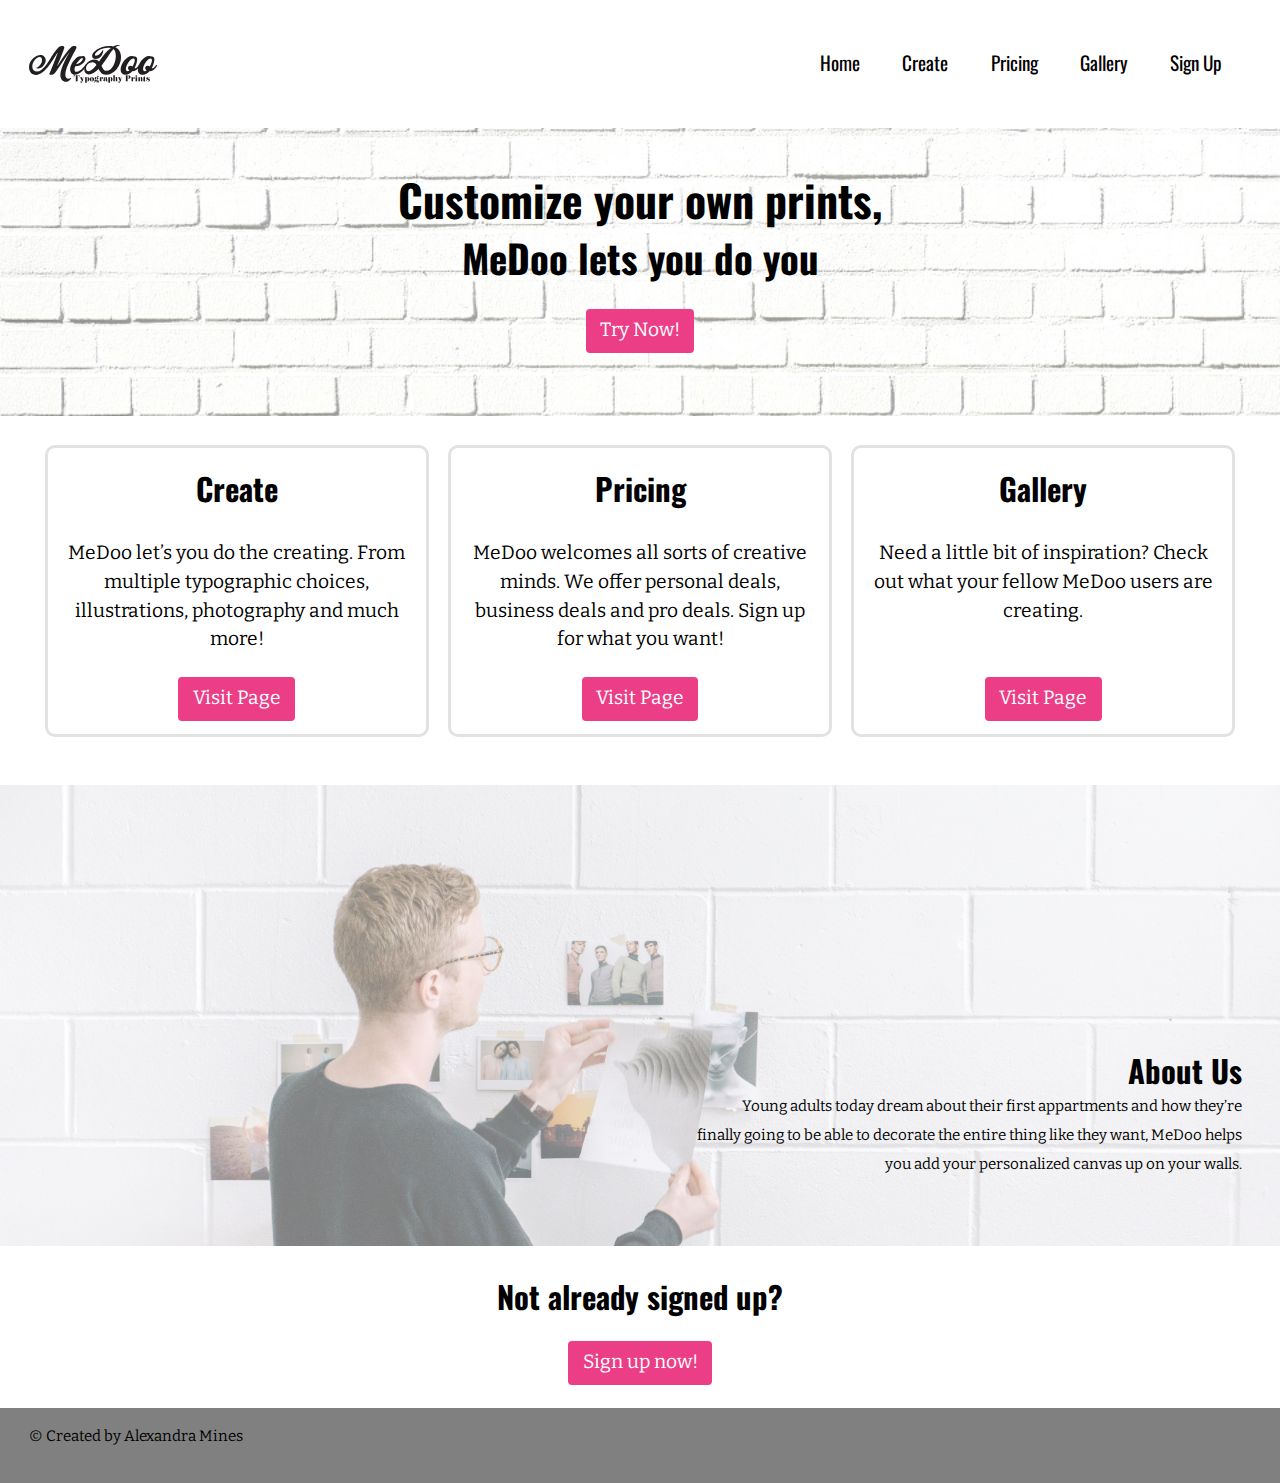
<file: index.html>
<!DOCTYPE html>
<html lang="en-ca">
<head>
  <meta charset="utf-8">
  <title>Home | MeDoo</title>
  <meta name="viewport" content="width=device-width,initial-scale=1">
  <link href="css/modules.css" rel="stylesheet">
  <link href="css/grid.css" rel="stylesheet">
  <link href="css/type.css" rel="stylesheet">
  <link href="css/main.css" rel="stylesheet">
  <link href="https://fonts.googleapis.com/css?family=Bitter:400,400i,700" rel="stylesheet">
  <link href="https://fonts.googleapis.com/css?family=Oswald:200,300,400,500,600,700" rel="stylesheet">
</head>
<body>

  <main>
    <header class="grid grid-middle">
      <div class="unit xs-1 s-1 m-1-3 gutter">
        <i class="icon i-128 desktop-logo">
          <a href="index.html"><img src="images/md-logo.svg" alt="MeDoo"></a>
        </i>
        <i class="icon i-128 mobile-logo">
          <a href="index.html"><img src="images/md-logo.svg" alt="MeDoo"></a>
        </i>
      </div>
      <nav class="unit xs-1 s-1 m-2-3 l-2-3 desktop-nav">
        <ul class="list-group-inline push-none text-right">
          <li class="current island-half"><a href="index.html">Home</a></li>
          <li class="island-half"><a href="pricing.html">Create</a></li>
          <li class="island-half"><a href="tour.html">Pricing</a></li>
          <li class="island-half"><a href="gallery.html">Gallery</a></li>
          <li class="island-half"><a href="sign-up.html">Sign Up</a></li>
        </ul>
      </nav>

      <nav class="unit xs-1 s-1 m-2-3 l-2-3 mobile-nav">
        <input type="checkbox" class="nav-check" id="nav-check">
        <label class="nav-label" for="nav-check">
          <img class="nav-open" src="images/nav-icon.png" alt="Open Navigation">
          <img class="nav-close" src="images/nav-icon.png" alt="Close Navigation">
        </label>
        <ul class="list-group push-none nav">
          <li class="current island-half"><a href="index.html">Home</a></li>
          <li class="island-half"><a href="pricing.html">Create</a></li>
          <li class="island-half"><a href="tour.html">Pricing</a></li>
          <li class="island-half"><a href="gallery.html">Gallery</a></li>
          <li class="island-half"><a href="sign-up.html">Sign Up</a></li>
        </ul>
      </nav>
    </header>

    <div class="banner text-center">
      <div class="banner-img">
        <img class="img-flex" src="images/brickwall.jpg" alt="">
      </div>
      <div class="banner-content-home gutter">
        <h1 class="push-none yotta">Customize your own prints,</h1>
        <h2 class="zetta">MeDoo lets you do you</h2>
        <a class="btn" href="sign-up.html">Try Now!</a>
      </div>
    </div>

    <section class="island grid grid-stretch">
      <div class="pg1-cards">
        <div class="create-card unit">
          <h2 class="text-center">Create</h2>
          <p class="text-center">MeDoo let’s you do the creating. From multiple typographic choices, illustrations, photography and much more!</p>
          <div class="text-center">
            <a class="btn" href="pricing.html">Visit Page</a>
          </div>
        </div>
        <div class="pricing-card unit">
          <h2 class="text-center">Pricing</h2>
          <p class="text-center">MeDoo welcomes all sorts of creative minds. We offer personal deals, business deals and pro deals. Sign up for what you want!</p>
          <div class="text-center">
            <a class="btn" href="tour.html">Visit Page</a>
          </div>
        </div>
        <div class="gallery-card unit">
          <h2 class="text-center">Gallery</h2>
          <p class="text-center">Need a little bit of inspiration? Check out what your fellow MeDoo users are creating. </p>
          <div class="text-center pad-t">
            <a class="btn" href="gallery.html">Visit Page</a>
          </div>
        </div>
      </div>
    </section>

    <section>
      <div class="aboutus">
        <div class="embed embed-3by2">
          <img class="embed-item img-flex about-img" src="images/about-img.jpg" alt="">
        </div>
        <div class="about-content gutter">
          <h2 class="about push-none">About Us</h2>
          <p class="about-p micro max-length">Young adults today dream about their first appartments and how they’re finally going to be able to decorate the entire thing like they want, MeDoo helps you add your personalized canvas up on your walls.</p>
        </div>
      </div>
    </section>

    <section class="island">
      <div class="prefooter center-text">
        <h2>Not already signed up?</h2>
        <a class="btn" href="sign-up.html">Sign up now!</a>
      </div>
    </section>
    <footer class="gutter pad-t-1-2 pad-b-1-8 micro">
      <p>© Created by Alexandra Mines</p>
    </footer>

  </main>
</body>
</html>
</file>
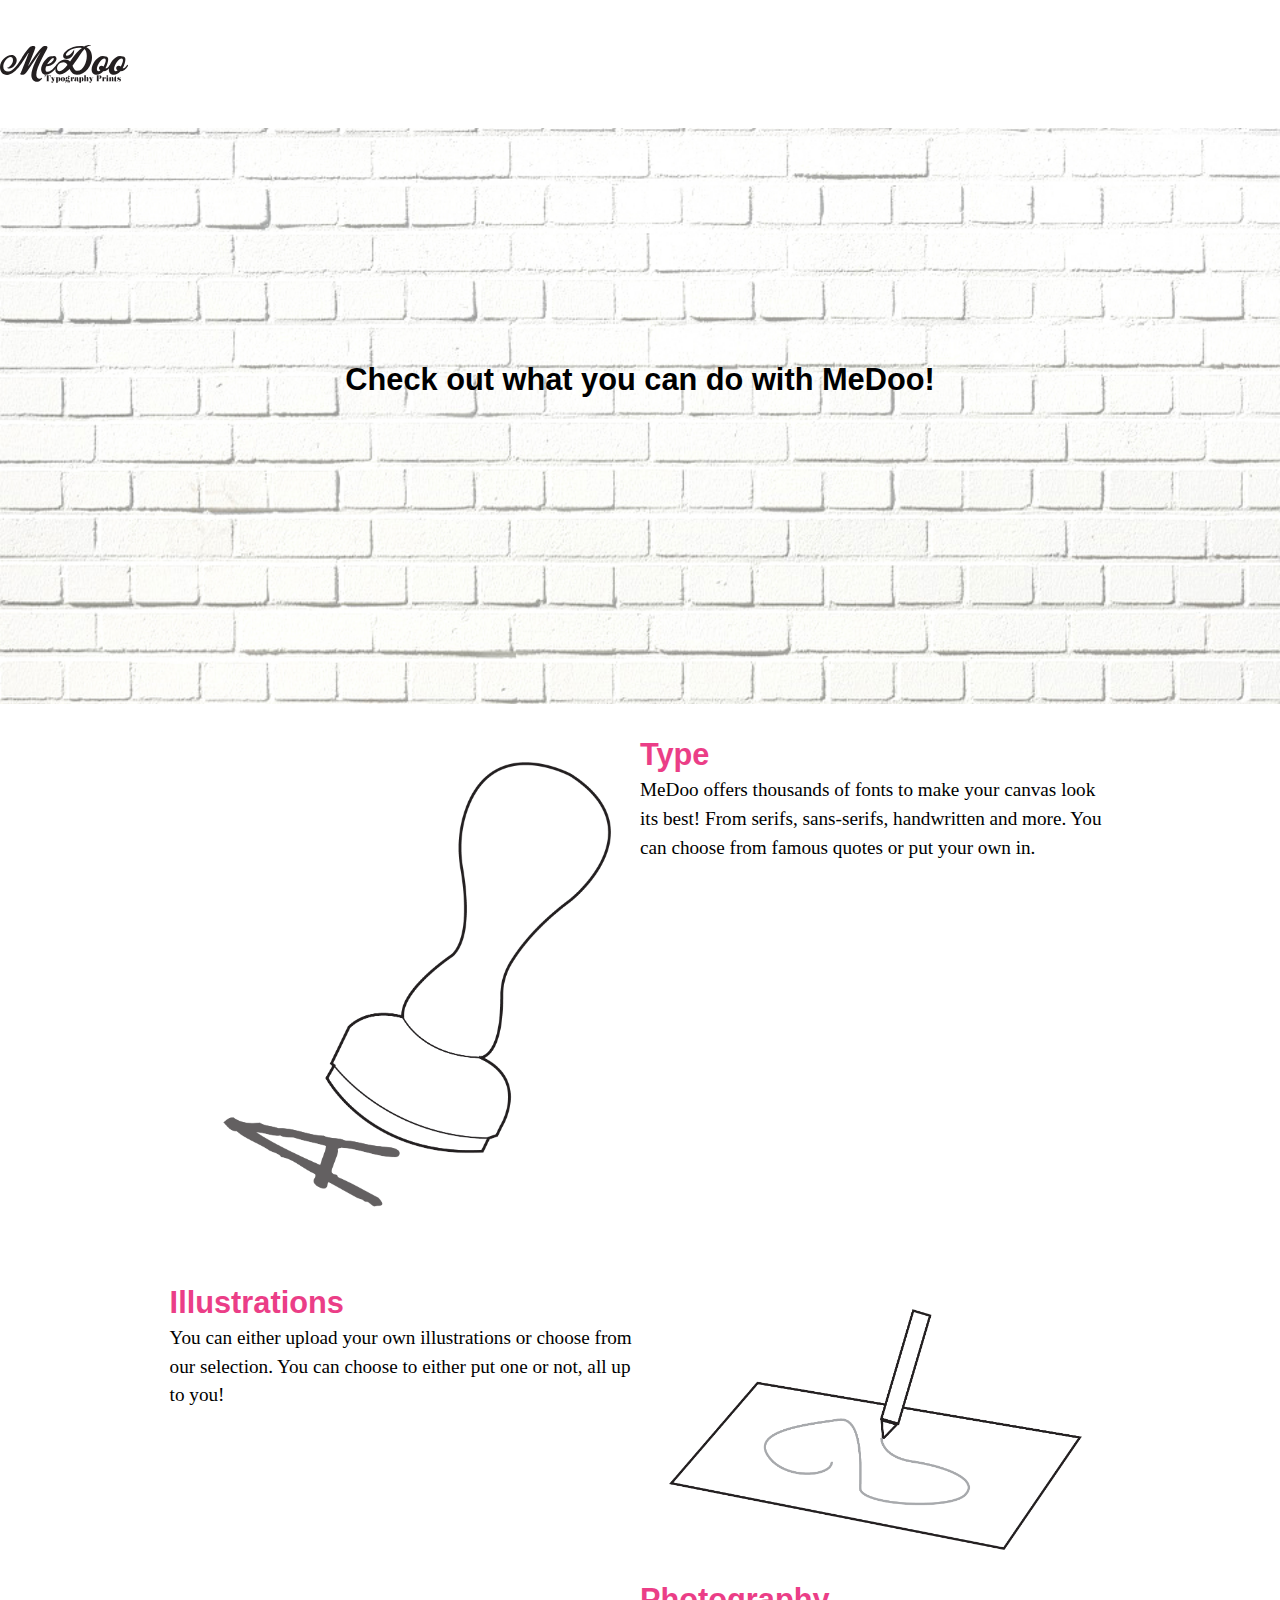
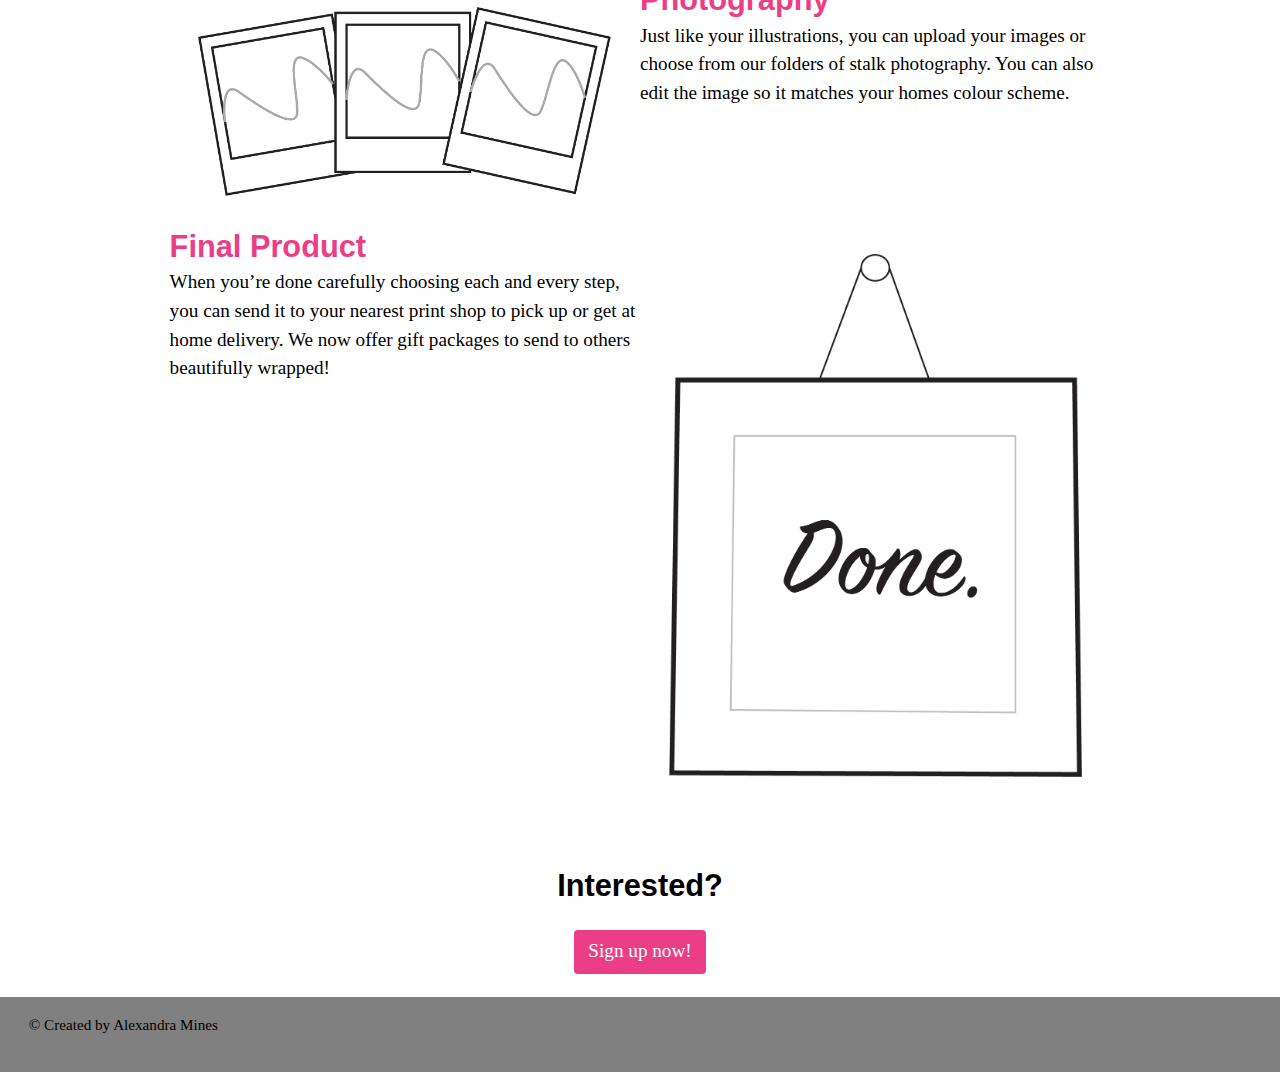
<file: create.html>
<!DOCTYPE html>
<html lang="en-ca">
<head>
  <meta charset="utf-8">
  <title>MeDoo</title>
  <meta name="viewport" content="width=device-width,initial-scale=1">
  <link href="css/modules.css" rel="stylesheet">
  <link href="css/grid.css" rel="stylesheet">
  <link href="css/type.css" rel="stylesheet">
  <link href="css/main.css" rel="stylesheet">
</head>
<body>

  <main>
    <header class="grid grid-middle">
      <div class="unit xs-1 m-1-3">
        <i class="icon i-128">
          <img src="images/md-logo.svg" alt="">
        </i>
      </div>
      <nav class="unit xs-1 s-1 m-2-3 l-2-3">
        <ul class="list-group list-group-inline push-none nav">
          <li class="island-half"><a href="index.html">Home</a></li>
          <li class="current island-half"><a href="create.html">Create</a></li>
          <li class="island-half"><a href="pricing.html">Pricing</a></li>
          <li class="island-half"><a href="gallery.html">Gallery</a></li>
          <li class="island-half"><a href="signup.html">Sign Up</a></li>
        </ul>
      </nav>
    </header>

    <section>
      <div class="banner text-center">
        <div>
          <img class="img-flex" src="images/brickwall.jpg" alt="">
        </div>
        <div class="banner-content">
          <h2>Check out what you can do with MeDoo!</h2>
        </div>
    </section>

    <section class="grid wrapper island">
      <div>
        <div class="type-icon unit xs-1 s-1 m-1-2 l-1-2 xl-1-2">
          <img class="img-flex island type.icon" src="images/type-icon.png" alt="">
        </div>
        <div class="unit xs-1 s-1 m-1-2 l-1-2 xl-1-2">
          <h2 class="create-titles push-0">Type</h2>
          <p>MeDoo offers thousands of fonts to make your canvas look its best! From serifs, sans-serifs, handwritten and more. You can choose from famous quotes or put your own in.</p>
        </div>
      </div>

      <div>
        <div class="unit xs-1 s-1 m-1-2 l-1-2 xl-1-2">
          <h2 class="create-titles push-0">Illustrations</h2>
          <p>You can either upload your own illustrations or choose from our selection. You can choose to either put one or not, all up to you!</p>
        </div>
          <div class="illustration-icon unit xs-1 s-1 m-1-2 l-1-2 xl-1-2">
          <img class="img-flex island" src="images/illustration-icon.png" alt="">
        </div>
      </div>

      <div>
        <div class=" unit xs-1 s-1 m-1-2 l-1-2 xl-1-2">
          <img class="img-flex island" src="images/photo-icon.png" alt="">
        </div>
        <div class="unit xs-1 s-1 m-1-2 l-1-2 xl-1-2">
          <h2 class="create-titles push-0">Photography</h2>
          <p>Just like your illustrations, you can upload your images or choose from our folders of stalk photography. You can also edit the image so it matches your homes colour scheme.</p>
        </div>
      </div>

      <div>
        <div class="unit xs-1 s-1 m-1-2 l-1-2 xl-1-2">
        <h2 class="create-titles push-0">Final Product</h2>
        <p>When you’re done carefully choosing each and every step, you can send it to your nearest print shop to pick up or get at home delivery. We now offer gift packages to send to others beautifully wrapped!</p>
        </div>
        <div class="unit xs-1 s-1 m-1-2 l-1-2 xl-1-2">
          <img class="img-flex island" src="images/finish-icon.png" alt="">
        </div>
      </div>
    </section>

    <section class="island">
      <div class="prefooter center-text">
        <h2>Interested?</h2>
        <a class="btn" href="signup.html">Sign up now!</a>
      </div>
    </section>


    <footer class="gutter pad-t-1-2 pad-b-1-8 micro">
      <p>© Created by Alexandra Mines</p>
    </footer>

  </main>

</body>
</html>
</file>
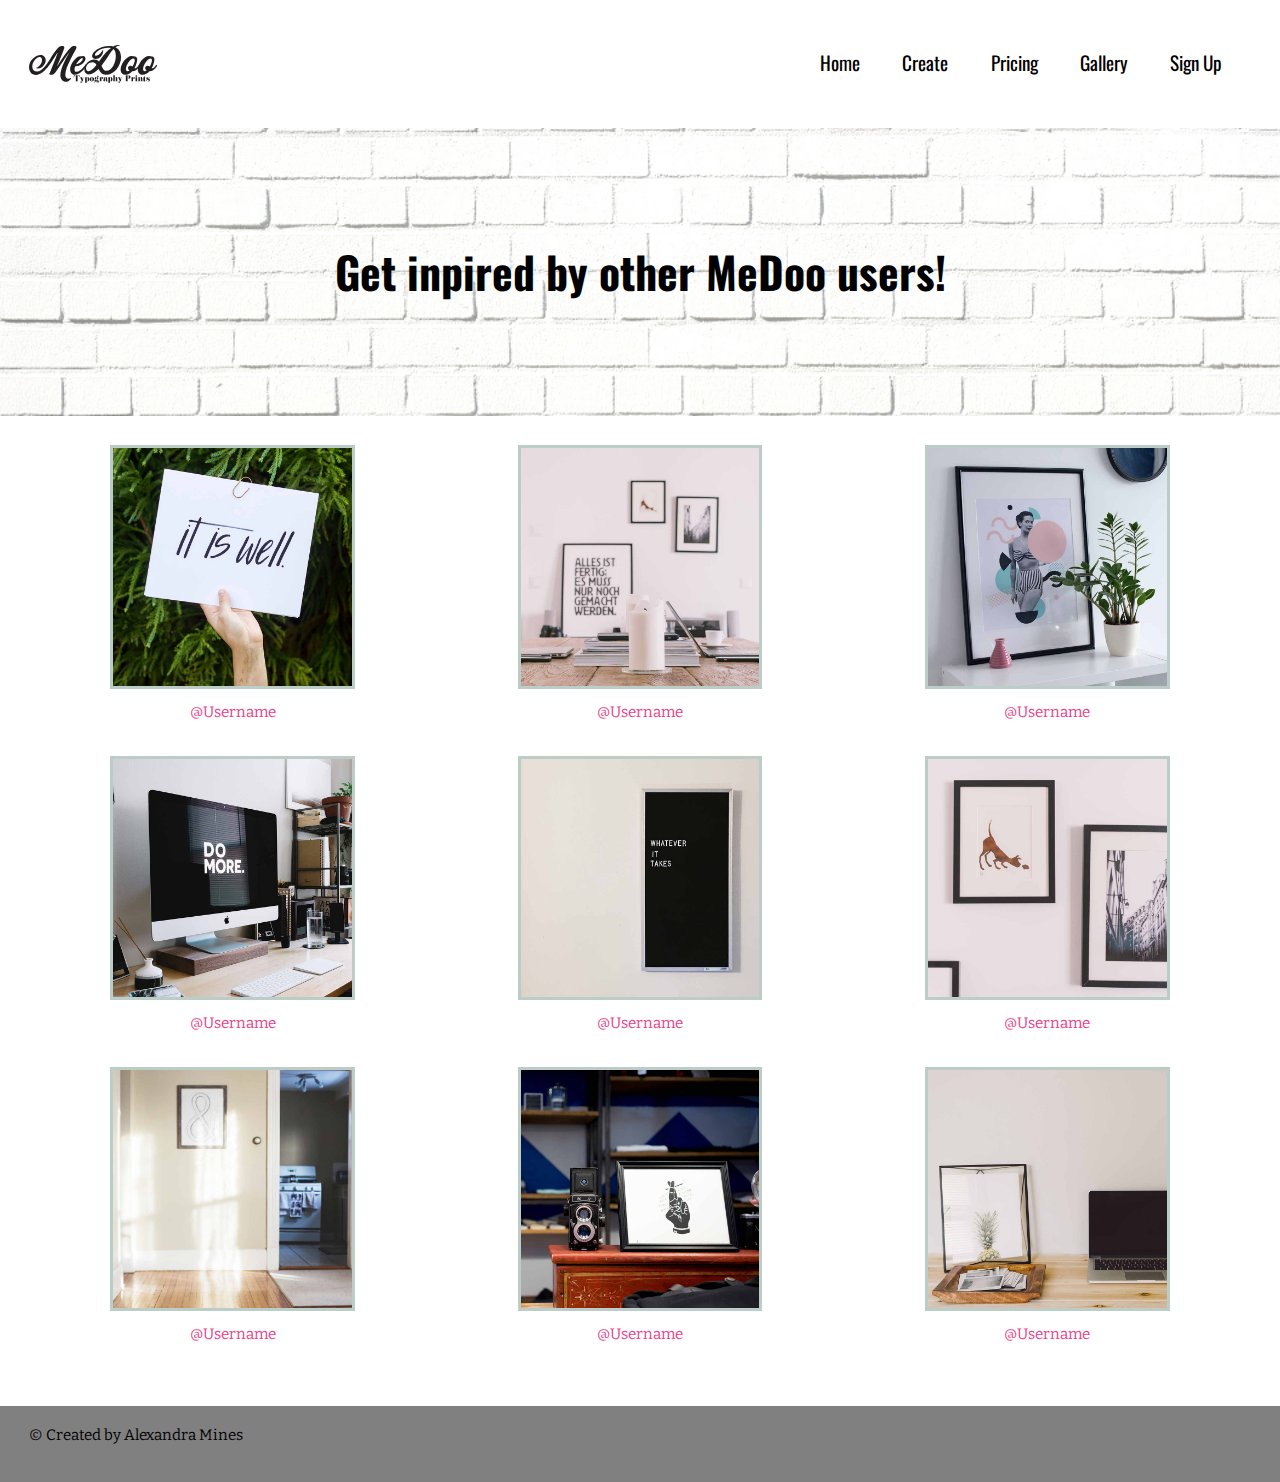
<file: gallery.html>
<!DOCTYPE html>
<html lang="en-ca">
<head>
  <meta charset="utf-8">
  <title>Gallery | MeDoo</title>
  <meta name="viewport" content="width=device-width,initial-scale=1">
  <link href="css/modules.css" rel="stylesheet">
  <link href="css/grid.css" rel="stylesheet">
  <link href="css/type.css" rel="stylesheet">
  <link href="css/main.css" rel="stylesheet">
  <link href="https://fonts.googleapis.com/css?family=Bitter:400,400i,700" rel="stylesheet">
  <link href="https://fonts.googleapis.com/css?family=Oswald:200,300,400,500,600,700" rel="stylesheet">
</head>
<body>

  <main>
    <header class="grid grid-middle">
      <div class="unit xs-1 s-1 m-1-3 gutter">
        <i class="icon i-128 desktop-logo">
          <a href="index.html"><img src="images/md-logo.svg" alt="MeDoo"></a>
        </i>
        <i class="icon i-128 mobile-logo">
          <a href="index.html"><img src="images/md-logo.svg" alt="MeDoo"></a>
        </i>
      </div>
      <nav class="unit xs-1 s-1 m-2-3 l-2-3 desktop-nav">
        <ul class="list-group-inline push-none text-right">
          <li class="island-half"><a href="index.html">Home</a></li>
          <li class="island-half"><a href="pricing.html">Create</a></li>
          <li class="island-half"><a href="tour.html">Pricing</a></li>
          <li class="current island-half"><a href="gallery.html">Gallery</a></li>
          <li class="island-half"><a href="sign-up.html">Sign Up</a></li>
        </ul>
      </nav>

      <nav class="unit xs-1 s-1 m-2-3 l-2-3 mobile-nav">
        <input type="checkbox" class="nav-check" id="nav-check">
        <label class="nav-label" for="nav-check">
          <img class="nav-open" src="images/nav-icon.png" alt="Open Navigation">
          <img class="nav-close" src="images/nav-icon.png" alt="Close Navigation">
        </label>
        <ul class="list-group push-none nav">
          <li class="island-half"><a href="index.html">Home</a></li>
          <li class="island-half"><a href="pricing.html">Create</a></li>
          <li class="island-half"><a href="tour.html">Pricing</a></li>
          <li class="current island-half"><a href="gallery.html">Gallery</a></li>
          <li class="island-half"><a href="sign-up.html">Sign Up</a></li>
        </ul>
      </nav>
    </header>

    <section>
      <div class="banner text-center">
        <div class="banner-img">
          <img class="img-flex" src="images/brickwall.jpg" alt="">
        </div>
        <div class="banner-content">
          <h1 class="yotta">Get inpired by other MeDoo users!</h1>
        </div>
      </div>
    </section>

    <section class="grid text-center island">
      <div class="unit xs-1 s-1-2 m-1-3 l-1-3 xl-1-3">
        <img class="gallery-img" src="images/1-photo.jpg" alt="">
        <p class="username micro">@Username</p>
      </div>
      <div class="unit xs-1 s-1-2 m-1-3 l-1-3 xl-1-3">
        <img class="gallery-img" src="images/2-photo.jpg" alt="">
        <p class="username micro">@Username</p>
      </div>
      <div class="unit xs-1 s-1-2 m-1-3 l-1-3 xl-1-3">
        <img class="gallery-img" src="images/3-photo.jpg" alt="">
        <p class="username micro">@Username</p>
      </div>
      <div class="unit xs-1 s-1-2 m-1-3 l-1-3 xl-1-3">
        <img class="gallery-img" src="images/4-photo.jpg" alt="">
        <p class="username micro">@Username</p>
      </div>
      <div class="unit xs-1 s-1-2 m-1-3 l-1-3 xl-1-3">
        <img class="gallery-img" src="images/5-photo.jpg" alt="">
        <p class="username micro">@Username</p>
      </div>
      <div class="unit xs-1 s-1-2 m-1-3 l-1-3 xl-1-3">
        <img class="gallery-img" src="images/6-photo.jpg" alt="">
        <p class="username micro">@Username</p>
      </div>
      <div class="unit xs-1 s-1-2 m-1-3 l-1-3 xl-1-3">
        <img class="gallery-img" src="images/7-photo.jpg" alt="">
        <p class="username micro">@Username</p>
      </div>
      <div class="unit xs-1 s-1-2 m-1-3 l-1-3 xl-1-3">
        <img class="gallery-img" src="images/8-photo.jpg" alt="">
        <p class="username micro">@Username</p>
      </div>
      <div class="unit xs-1 s-1-2 m-1-3 l-1-3 xl-1-3">
        <img class="gallery-img" src="images/9-photo.jpg" alt="">
        <p class="username micro">@Username</p>
      </div>
    </section>

    <footer class="gutter pad-t-1-2 pad-b-1-8 micro">
      <p>© Created by Alexandra Mines</p>
    </footer>

</main>

</body>
</html>
</file>
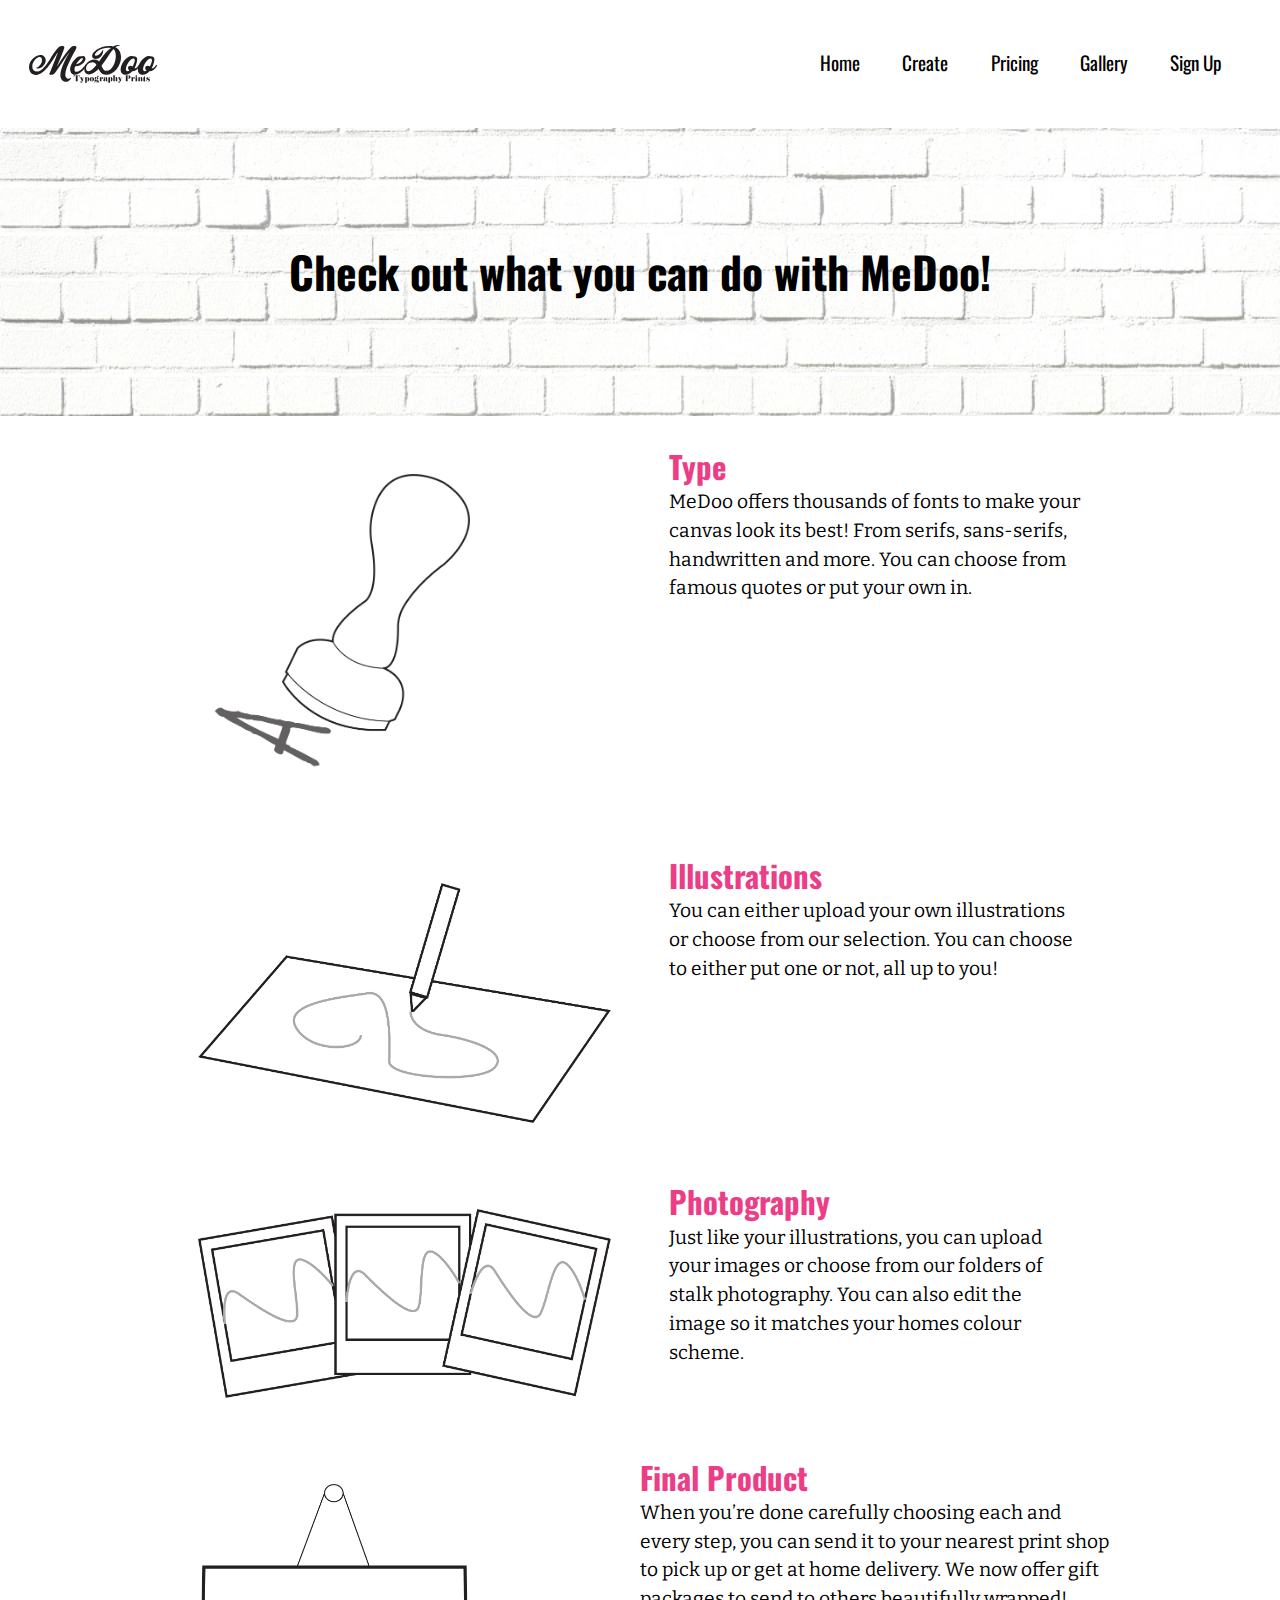
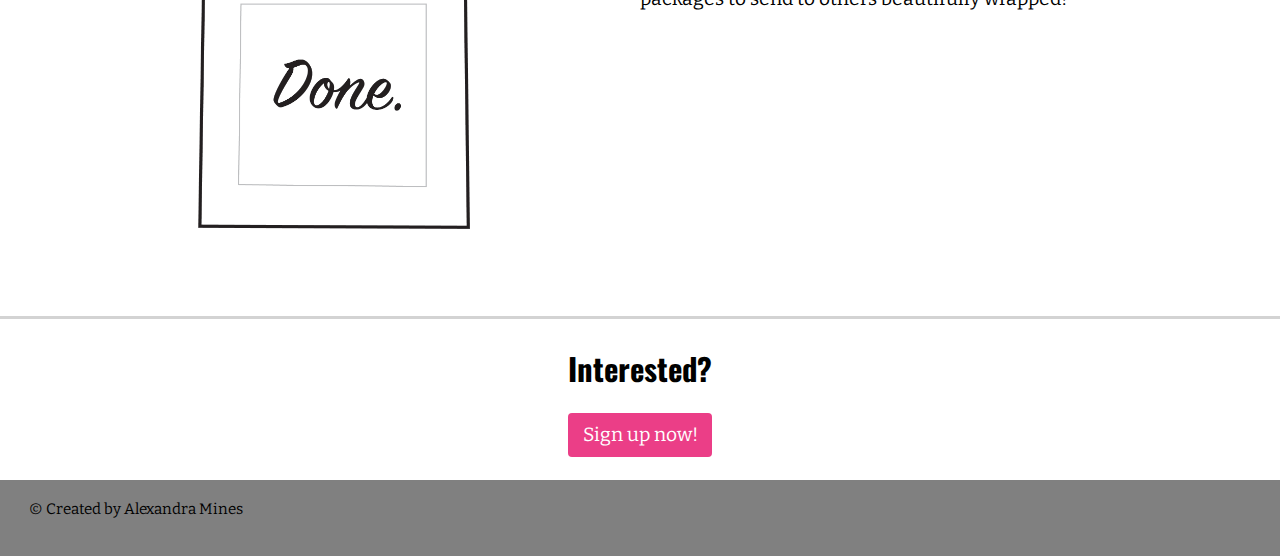
<file: pricing.html>
<!DOCTYPE html>
<html lang="en-ca">
<head>
  <meta charset="utf-8">
  <title>Create | MeDoo</title>
  <meta name="viewport" content="width=device-width,initial-scale=1">
  <link href="css/modules.css" rel="stylesheet">
  <link href="css/grid.css" rel="stylesheet">
  <link href="css/type.css" rel="stylesheet">
  <link href="css/main.css" rel="stylesheet">
  <link href="https://fonts.googleapis.com/css?family=Bitter:400,400i,700" rel="stylesheet">
  <link href="https://fonts.googleapis.com/css?family=Oswald:200,300,400,500,600,700" rel="stylesheet">
</head>
<body>

  <main>
    <header class="grid grid-middle">
      <div class="unit xs-1 s-1 m-1-3 gutter">
        <i class="icon i-128 desktop-logo">
          <a href="index.html"><img src="images/md-logo.svg" alt="MeDoo"></a>
        </i>
        <i class="icon i-128 mobile-logo">
          <a href="index.html"><img src="images/md-logo.svg" alt="MeDoo"></a>
        </i>
      </div>
      <nav class="unit xs-1 s-1 m-2-3 l-2-3 desktop-nav">
        <ul class="list-group-inline push-none text-right">
          <li class="island-half"><a href="index.html">Home</a></li>
          <li class="current island-half"><a href="pricing.html">Create</a></li>
          <li class="island-half"><a href="tour.html">Pricing</a></li>
          <li class="island-half"><a href="gallery.html">Gallery</a></li>
          <li class="island-half"><a href="sign-up.html">Sign Up</a></li>
        </ul>
      </nav>

      <nav class="unit xs-1 s-1 m-2-3 l-2-3 mobile-nav">
        <input type="checkbox" class="nav-check" id="nav-check">
        <label class="nav-label" for="nav-check">
          <img class="nav-open" src="images/nav-icon.png" alt="Open Navigation">
          <img class="nav-close" src="images/nav-icon.png" alt="Close Navigation">
        </label>
        <ul class="list-group push-none nav">
          <li class="island-half"><a href="index.html">Home</a></li>
          <li class="current island-half"><a href="pricing.html">Create</a></li>
          <li class="island-half"><a href="tour.html">Pricing</a></li>
          <li class="island-half"><a href="gallery.html">Gallery</a></li>
          <li class="island-half"><a href="sign-up.html">Sign Up</a></li>
        </ul>
      </nav>
    </header>

    <section>
      <div class="banner text-center">
        <div class="banner-img">
          <img class="img-flex" src="images/brickwall.jpg" alt="">
        </div>
        <div class="banner-content">
          <h1 class="yotta">Check out what you can do with MeDoo!</h1>
        </div>
      </div>
    </section>

    <section class="grid wrapper island">
      <div class="push">
        <div class="unit xs-1 s-1 m-1-2 l-1-2 xl-1-2">
          <img class="img-flex island small-icon" src="images/type-icon.png" alt="">
        </div>
        <div class="unit xs-1 s-1 m-1-2 l-1-2 xl-1-2 gutter">
          <h2 class="create-titles push-0">Type</h2>
          <p>MeDoo offers thousands of fonts to make your canvas look its best! From serifs, sans-serifs, handwritten and more. You can choose from famous quotes or put your own in.</p>
        </div>
      </div>

      <div class="push">
        <div class="unit xs-1 s-1 m-1-2 l-1-2 xl-1-2">
          <img class="img-flex island" src="images/illustration-icon.png" alt="">
        </div>
        <div class="unit xs-1 s-1 m-1-2 l-1-2 xl-1-2 gutter">
          <h2 class="create-titles push-0">Illustrations</h2>
          <p>You can either upload your own illustrations or choose from our selection. You can choose to either put one or not, all up to you!</p>
        </div>
      </div>

      <div class="push">
        <div class=" unit xs-1 s-1 m-1-2 l-1-2 xl-1-2">
          <img class="img-flex island" src="images/photo-icon.png" alt="">
        </div>
        <div class="unit xs-1 s-1 m-1-2 l-1-2 xl-1-2 gutter">
          <h2 class="create-titles push-0">Photography</h2>
          <p>Just like your illustrations, you can upload your images or choose from our folders of stalk photography. You can also edit the image so it matches your homes colour scheme.</p>
        </div>
      </div>

      <div class="push">
        <div class="unit xs-1 s-1 m-1-2 l-1-2 xl-1-2">
          <img class="img-flex island small-icon" src="images/finish-icon.png" alt="">
        </div>
        <div class="unit xs-1 s-1 m-1-2 l-1-2 xl-1-2">
          <h2 class="create-titles push-0">Final Product</h2>
          <p>When you’re done carefully choosing each and every step, you can send it to your nearest print shop to pick up or get at home delivery. We now offer gift packages to send to others beautifully wrapped!</p>
        </div>
      </div>
    </section>

    <section class="interested island">
      <div class="prefooter center-text">
        <h2>Interested?</h2>
        <a class="btn" href="sign-up.html">Sign up now!</a>
      </div>
    </section>

    <footer class="gutter pad-t-1-2 pad-b-1-8 micro">
      <p>© Created by Alexandra Mines</p>
    </footer>

  </main>

</body>
</html>
</file>
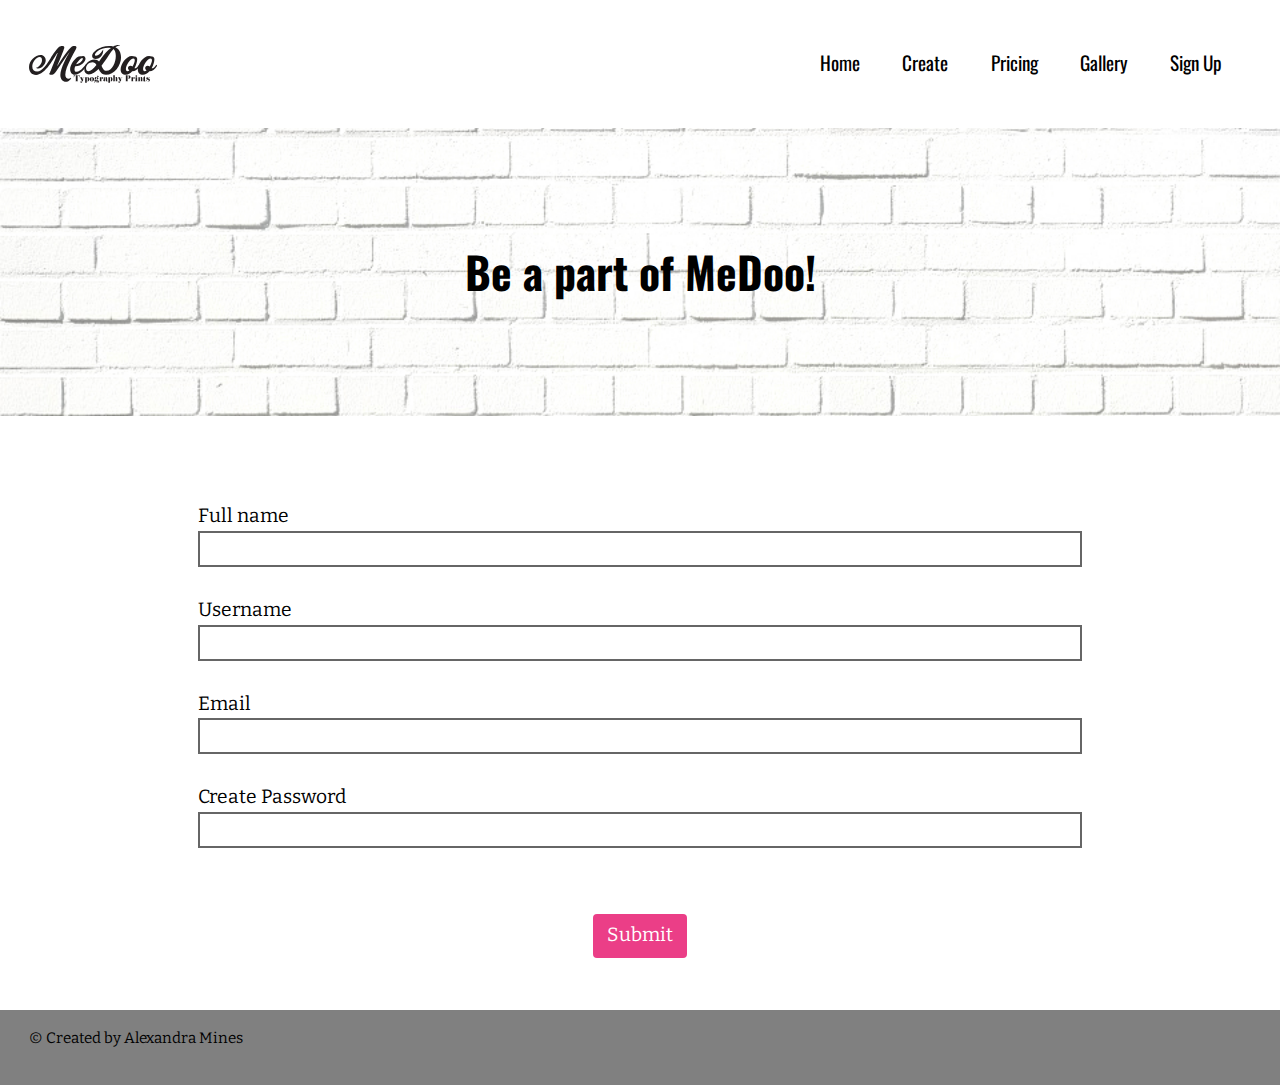
<file: sign-up.html>
<!DOCTYPE html>
<html lang="en-ca">
<head>
  <meta charset="utf-8">
  <title>Sign Up | MeDoo</title>
  <meta name="viewport" content="width=device-width,initial-scale=1">
  <link href="css/modules.css" rel="stylesheet">
  <link href="css/grid.css" rel="stylesheet">
  <link href="css/type.css" rel="stylesheet">
  <link href="css/main.css" rel="stylesheet">
  <link href="https://fonts.googleapis.com/css?family=Bitter:400,400i,700" rel="stylesheet">
  <link href="https://fonts.googleapis.com/css?family=Oswald:200,300,400,500,600,700" rel="stylesheet">
</head>
<body>

  <main>
    <header class="grid grid-middle">
      <div class="unit xs-1 s-1 m-1-3 gutter">
        <i class="icon i-128 desktop-logo">
          <a href="index.html"><img src="images/md-logo.svg" alt="MeDoo"></a>
        </i>
        <i class="icon i-128 mobile-logo">
          <a href="index.html"><img src="images/md-logo.svg" alt="MeDoo"></a>
        </i>
      </div>
      <nav class="unit xs-1 s-1 m-2-3 l-2-3 desktop-nav">
        <ul class="list-group-inline push-none text-right">
          <li class="island-half"><a href="index.html">Home</a></li>
          <li class="island-half"><a href="pricing.html">Create</a></li>
          <li class="island-half"><a href="tour.html">Pricing</a></li>
          <li class="island-half"><a href="gallery.html">Gallery</a></li>
          <li class="current island-half"><a href="sign-up.html">Sign Up</a></li>
        </ul>
      </nav>

      <nav class="unit xs-1 s-1 m-2-3 l-2-3 mobile-nav">
        <input type="checkbox" class="nav-check" id="nav-check">
        <label class="nav-label" for="nav-check">
          <img class="nav-open" src="images/nav-icon.png" alt="Open Navigation">
          <img class="nav-close" src="images/nav-icon.png" alt="Close Navigation">
        </label>
        <ul class="list-group push-none nav">
          <li class="island-half"><a href="index.html">Home</a></li>
          <li class="island-half"><a href="pricing.html">Create</a></li>
          <li class="island-half"><a href="tour.html">Pricing</a></li>
          <li class="island-half"><a href="gallery.html">Gallery</a></li>
          <li class="current island-half"><a href="sign-up.html">Sign Up</a></li>
        </ul>
      </nav>
    </header>

    <section>
      <div class="banner text-center">
        <div class="banner-img">
          <img class="img-flex" src="images/brickwall.jpg" alt="">
        </div>
        <div class="banner-content">
          <h1 class="yotta">Be a part of MeDoo!</h1>
          <h2>
          </h2>
        </div>
      </div>
    </section>

    <form class="wrapper island" method="POST" action="https://formspree.io/mine0051@algonquinlive.com">
      <fieldset class="pad-t pad-b-1-2">
        <div class="grid island-1-2">
          <div class="unit xs-1 s-1 m-1 pad-t-1-8 gutter-1-2 island-1-2">
            <label for="name" class="kilo">Full name</label>
            <input id="name" name="name">
          </div>
          <div class="unit xs-1 s-1 m-1 gutter-1-2 island-1-2">
            <label for="call" class="kilo">Username</label>
            <input id="call" name="call">
          </div>
          <div class="unit xs-1 s-1 m-1 pad-b gutter-1-2 island-1-2">
            <label for="email" class="kilo">Email</label>
            <input id="email" type="email">
          </div>
          <div class="unit xs-1 s-1 m-1 gutter-1-2 island-1-2">
            <label for="password" class="kilo">Create Password</label>
            <input id="password" type="password">
          </div>
        </div>
      </fieldset>
      <div class="text-center push">
        <button class="btn text-center" type="submit">Submit</button>
      </div>
    </form>

    <footer class="gutter pad-t-1-2 pad-b-1-8 micro">
      <p>© Created by Alexandra Mines</p>
    </footer>

  </main>
</body>
</html>
</file>
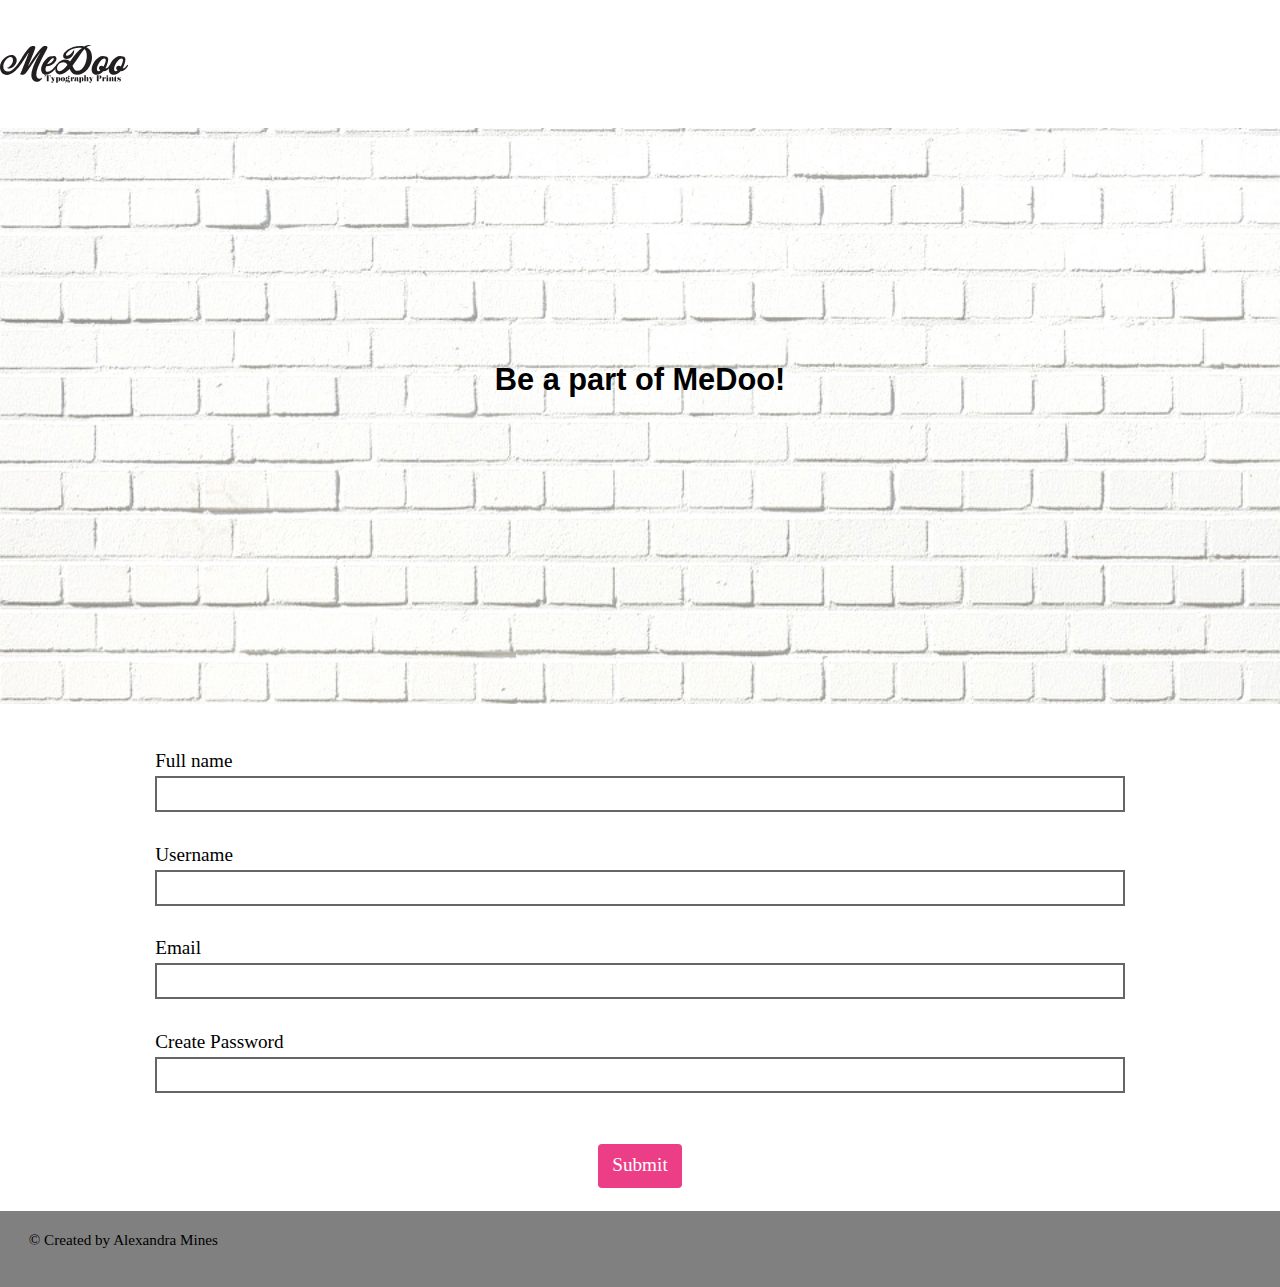
<file: signup.html>
<!DOCTYPE html>
<html lang="en-ca">
<head>
  <meta charset="utf-8">
  <title>MeDoo</title>
  <meta name="viewport" content="width=device-width,initial-scale=1">
  <link href="css/modules.css" rel="stylesheet">
  <link href="css/grid.css" rel="stylesheet">
  <link href="css/type.css" rel="stylesheet">
  <link href="css/main.css" rel="stylesheet">
</head>
<body>

  <main>
    <header class="grid grid-middle">
      <div class="unit xs-1 m-1-3">
        <i class="icon i-128">
          <img src="images/md-logo.svg" alt="">
        </i>
      </div>
      <nav class="unit xs-1 s-1 m-2-3 l-2-3">
        <ul class="list-group list-group-inline push-none nav">
          <li class="island-half"><a href="index.html">Home</a></li>
          <li class="island-half"><a href="create.html">Create</a></li>
          <li class="island-half"><a href="pricing.html">Pricing</a></li>
          <li class="island-half"><a href="gallery.html">Gallery</a></li>
          <li class="current island-half"><a href="signup.html">Sign Up</a></li>
        </ul>
      </nav>
    </header>

    <section>
      <div class="banner text-center">
        <div>
          <img class="img-flex" src="images/brickwall.jpg" alt="">
        </div>
        <div class="banner-content">
          <h2>Be a part of MeDoo!</h2>
        </div>
    </section>

    <form class="wrapper">
      <fieldset class="pad-t pad-b-1-2">
        <div class="grid">
          <div class="unit xs-1 s-1 m-1 pad-t-1-8 gutter-1-2 island-1-2">
            <label for="name" class="kilo">Full name</label>
            <input id="name" name="name">
          </div>
          <div class="unit xs-1 s-1 m-1 gutter-1-2 island-1-2">
            <label for="call" class="kilo">Username</label>
            <input id="call" name="call">
          </div>
          <div class="unit xs-1 s-1 m-1 pad-b gutter-1-2 island-1-2">
            <label for="email" class="kilo">Email</label>
            <input id="email" type="email">
          </div>
          <div class="unit xs-1 s-1 m-1 gutter-1-2 island-1-2">
            <label for="tel" class="kilo">Create Password</label>
            <input id="password" type="password">
          </div>
        </div>
      </fieldset>
      <div class="text-center push">
      <button class="btn text-center" type="submit">Submit</button>
    </div>
    </form>

    <footer class="gutter pad-t-1-2 pad-b-1-8 micro">
      <p>© Created by Alexandra Mines</p>
    </footer>

  </main>
</body>
</html>
</file>
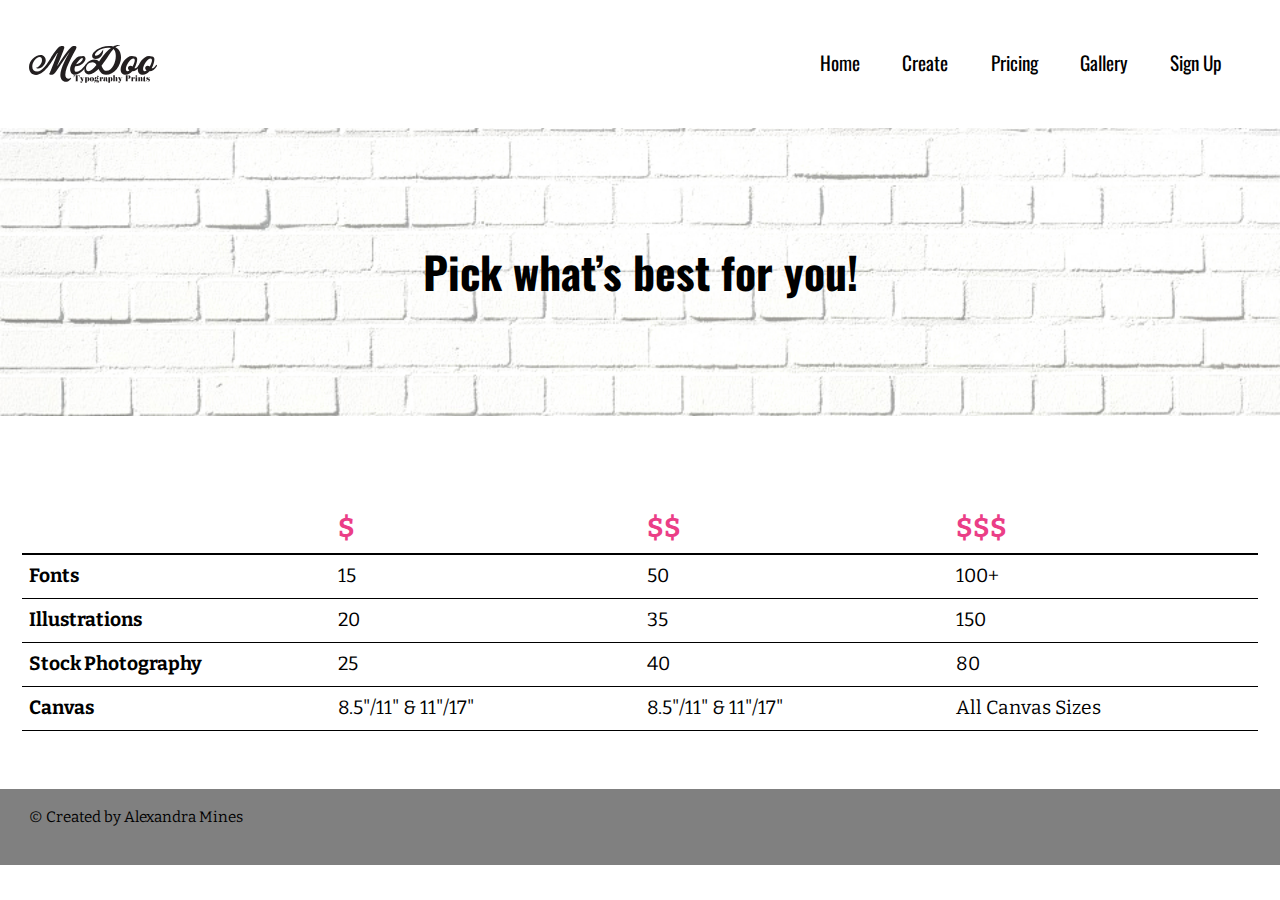
<file: tour.html>
<!DOCTYPE html>
<html lang="en-ca">
<head>
  <meta charset="utf-8">
  <title>Pricing | MeDoo</title>
  <meta name="viewport" content="width=device-width,initial-scale=1">
  <link href="css/modules.css" rel="stylesheet">
  <link href="css/grid.css" rel="stylesheet">
  <link href="css/type.css" rel="stylesheet">
  <link href="css/main.css" rel="stylesheet">
  <link href="https://fonts.googleapis.com/css?family=Bitter:400,400i,700" rel="stylesheet">
  <link href="https://fonts.googleapis.com/css?family=Oswald:200,300,400,500,600,700" rel="stylesheet">
</head>
<body>

  <main>
    <header class="grid grid-middle">
      <div class="unit xs-1 s-1 m-1-3 gutter">
        <i class="icon i-128 desktop-logo">
          <a href="index.html"><img src="images/md-logo.svg" alt="MeDoo"></a>
        </i>
        <i class="icon i-128 mobile-logo">
          <a href="index.html"><img src="images/md-logo.svg" alt="MeDoo"></a>
        </i>
      </div>
      <nav class="unit xs-1 s-1 m-2-3 l-2-3 desktop-nav">
        <ul class="list-group-inline push-none text-right">
          <li class="island-half"><a href="index.html">Home</a></li>
          <li class="island-half"><a href="pricing.html">Create</a></li>
          <li class="current island-half"><a href="tour.html">Pricing</a></li>
          <li class="island-half"><a href="gallery.html">Gallery</a></li>
          <li class="island-half"><a href="sign-up.html">Sign Up</a></li>
        </ul>
      </nav>

      <nav class="unit xs-1 s-1 m-2-3 l-2-3 mobile-nav">
        <input type="checkbox" class="nav-check" id="nav-check">
        <label class="nav-label" for="nav-check">
          <img class="nav-open" src="images/nav-icon.png" alt="Open Navigation">
          <img class="nav-close" src="images/nav-icon.png" alt="Close Navigation">
        </label>
        <ul class="list-group push-none nav">
          <li class="island-half"><a href="index.html">Home</a></li>
          <li class="island-half"><a href="pricing.html">Create</a></li>
          <li class="current island-half"><a href="tour.html">Pricing</a></li>
          <li class="island-half"><a href="gallery.html">Gallery</a></li>
          <li class="island-half"><a href="sign-up.html">Sign Up</a></li>
        </ul>
      </nav>
    </header>

    <section>
      <div class="banner text-center">
        <div class="banner-img">
          <img class="img-flex" src="images/brickwall.jpg" alt="">
        </div>
        <div class="banner-content">
          <h1 class="yotta">Pick what’s best for you!</h1>
        </div>
      </div>
    </section>
    <h2>
    </h2>
    <div class="table-wrapper scrollable island">
      <table class="gutter">
        <caption class="text-center"></caption>
        <thead>
          <tr>
            <th class="name" scope="col">
            </th>
            <th class="price tera" scope="col">$</th>
            <th class="price tera" scope="col">$$</th>
            <th class="price tera" scope="col">$$$</th>
          </tr>
        </thead>
        <tbody>
          <tr>
            <th scope="row">Fonts</th>
            <td>15</td>
            <td>50</td>
            <td>100+</td>
          </tr>
          <tr>
            <th scope="row">Illustrations</th>
            <td>20</td>
            <td>35</td>
            <td>150</td>
          </tr>
          <tr>
            <th scope="row">Stock Photography</th>
            <td>25</td>
            <td>40</td>
            <td>80</td>
          </tr>
          <tr>
            <th scope="row">Canvas</th>
            <td>8.5"/11" & 11"/17"</td>
            <td>8.5"/11" & 11"/17"</td>
            <td>All Canvas Sizes</td>
          </tr>
        </tbody>
      </table>
    </div>

    <footer class="gutter pad-t-1-2 pad-b-1-8 micro">
      <p>© Created by Alexandra Mines</p>
    </footer>

  </main>

</body>
</html>
</file>
<file: css/modules.css>
/*
 * Modulifier || Code released under the UNLICENSE
 * Code under other copyrights & licenses listed below.
 * https://modulifier.web-dev.tools/#responsive;images;list-group;embed;media-object;icons;hidden;positioning;nice-lists;forms;buttons;accessibility;print
 */

@-moz-viewport { width: device-width; scale: 1; }
@-ms-viewport { width: device-width; scale: 1; }
@-o-viewport { width: device-width; scale: 1; }
@-webkit-viewport { width: device-width; scale: 1; }
@viewport { width: device-width; scale: 1; }

html {
  box-sizing: border-box;
  -moz-text-size-adjust: 100%;
  -ms-text-size-adjust: 100%;
  -webkit-text-size-adjust: 100%;
  text-size-adjust: 100%;
}

*, *::before, *::after {
  box-sizing: inherit;
}

body {
  margin: 0;
}

article,
aside,
details,
figcaption,
figure,
footer,
header,
main,
menu,
nav,
section,
summary {
  display: block;
}

audio,
canvas,
progress,
video {
  display: inline-block;
  vertical-align: baseline;
}

template {
  display: none;
}

details {
  cursor: pointer;
}

audio:not([controls]) {
  display: none;
  height: 0;
}

a,
area,
button,
input,
label,
select,
textarea,
[tabindex] {
  -ms-touch-action: manipulation;
  touch-action: manipulation;
}

img {
  border: 0;
}

.img-flex {
  display: block;
  width: 100%;
}

svg {
  fill: currentColor;
}

svg:not(:root) {
  overflow: hidden;
}

svg.img-flex {
  width: 100%;
  height: 100%;
}

.image-replacement, .ir {
  overflow: hidden;
  direction: ltr;
  text-align: left;
  text-indent: 100%;
  white-space: nowrap;
}

.list-group, .list-group-inline, .list-group--inline {
  padding-left: 0;
  list-style-type: none;
}

.list-group > dd {
  margin-left: 0;
}

.list-group-inline::before,
.list-group-inline::after,
.list-group--inline::before,
.list-group--inline::after {
  content: "";
  display: table;
}

.list-group-inline::after,
.list-group--inline::after {
  clear: both;
}

.list-group-inline > li,
.list-group--inline > li {
  display: inline-block;
}

.list-group-inline > dt,
.list-group--inline > dt {
  clear: left;
  float: left;
  width: 11em;
}

.list-group-inline > dd,
.list-group--inline > dd {
  float: left;
  min-width: 12em;
}

.embed {
  margin-left: 0;
  margin-right: 0;
  overflow: hidden;
  position: relative;
  width: 100%;
}

.embed-1by1, .embed--1by1 {
  padding-top: 100%; /* Square */
}

.embed-4by3, .embed--4by3 {
  padding-top: 75%; /* Traditional TV/computer screens */
}

.embed-iso216, .embed--iso216 {
  padding-top: 70.92%; /* A-standard paper sizes */
}

.embed-3by2, .embed--3by2 {
  padding-top: 66.6%; /* Classic 35 mm film & most digital photos, landscape */
}

.embed-2by3, .embed--2by3 {
  padding-top: 150%; /* Classic 35 mm film & most digital photos, portrait */
}

.embed-golden, .embed--golden {
  padding-top: 61.8%; /* The Golden Ratio */
}

.embed-16by9, .embed--16by9 {
  padding-top: 56.25%; /* HD TV */
}

.embed-185by100, .embed--185by100 {
  padding-top: 54.05%; /* Common widescreen cinema */
}

.embed-24by10, .embed--24by10 {
  padding-top: 41.667%; /* Widescreen cinema: 2.4:1 */
}

.embed-3by1, .embed--3by1 {
  padding-top: 33.3333%; /* Panorama photos */
}

.embed-4by1, .embed--4by1 {
  padding-top: 25%; /* Polyvision */
}

.embed-5by1, .embed--5by1 {
  padding-top: 20%; /* Really wide... */
}

.embed-item, .embed__item {
  min-height: 100%;
  left: 0;
  position: absolute;
  top: 0;
  width: 100%;
}

.media {
  overflow: hidden;
}

.media-img, .media__img {
  float: left;
}

.media-img-reversed, .media__img--reversed {
  float: right;
}

.media-img-stacked, .media__img--stacked {
  float: none;
}

.media-body, .media__body {
  overflow: hidden;
  min-width: 12em; /* Slightly less than 200px, responsiveness built in */
}

.icon {
  display: inline-block;
  position: relative;
  background: transparent none no-repeat center center;
  background-size: contain;
  vertical-align: middle;
}

.i-16, .i--16 {
  height: 16px;
  width: 16px;
}

.i-18, .i--18 {
  height: 18px;
  width: 18px;
}

.i-24, .i--24 {
  height: 24px;
  width: 24px;
}

.i-32, .i--32 {
  height: 32px;
  width: 32px;
}

.i-48, .i--48 {
  height: 48px;
  width: 48px;
}

.i-64, .i--64 {
  height: 64px;
  width: 64px;
}

.i-96, .i--96 {
  height: 96px;
  width: 96px;
}

.i-128, .i--128 {
  height: 128px;
  width: 128px;
}

.i-192, .i--192 {
  height: 192px;
  width: 192px;
}

.i-256, .i--256 {
  height: 256px;
  width: 256px;
}

.icon img,
.icon svg {
  left: 0;
  height: 100%;
  position: absolute;
  top: 0;
  width: 100%;
  fill: currentColor;
}

.icon-label {
  vertical-align: middle;
}

.icon-link,
.icon-link:focus,
.icon-link:hover {
  text-decoration: none;
}

[hidden], .hidden {
  /* stylelint-disable declaration-no-important */
  display: none !important;
  visibility: hidden !important;
  /* stylelint-enable */
}

.visually-hidden {
  height: 1px;
  margin: -1px;
  overflow: hidden;
  padding: 0;
  position: absolute;
  width: 1px;
  border: 0;
  clip: rect(0 0 0 0);
}

.visually-hidden.focusable:active, .visually-hidden.focusable:focus {
  height: auto;
  margin: 0;
  overflow: visible;
  position: static;
  width: auto;
  clip: auto;
}

.invisible {
  visibility: hidden;
}

.chop,
.crop {
  overflow: hidden;
}

.truncate {
  max-width: 100%;
  overflow: hidden;
  width: 100%;
  text-overflow: ellipsis;
  white-space: nowrap;
}

.scrollable {
  max-width: 100%;
  overflow-x: auto;
  overflow-y: hidden;
  -webkit-overflow-scrolling: touch;
}

.clearfix::after {
  content: " ";
  display: block;
  clear: both;
}

.left {
  float: left;
}

.right {
  float: right;
}

.center-text,
.center-flow {
  text-align: center;
}

.center-block {
  margin-left: auto;
  margin-right: auto;
}

.no-auto-margins,
.not-centered {
  margin-left: 0;
  margin-right: 0;
}

.center-content,
.center-content-vertical,
.center-contents,
.center-contents-vertical {
  display: -webkit-flex;
  display: -ms-flexbox;
  display: flex;
  -webkit-justify-content: center;
  -ms-flex-pack: center;
  justify-content: center;
  -webkit-align-items: center;
  -ms-flex-align: center;
  align-items: center;
  -webkit-align-content: center;
  -ms-flex-line-pack: center;
  align-content: center;
  -webkit-flex-direction: column wrap;
  -ms-flex-direction: column wrap;
  flex-flow: column wrap;
}

.center-content-start,
.center-content-vertical-start,
.center-contents-start,
.center-contents-vertical-start {
  display: -webkit-flex;
  display: -ms-flexbox;
  display: flex;
  -webkit-justify-content: center;
  -ms-flex-pack: center;
  justify-content: center;
  -webkit-flex-direction: column wrap;
  -ms-flex-direction: column wrap;
  flex-flow: column wrap;
}

.center-content-horizontal,
.center-contents-horizontal {
  display: -webkit-flex;
  display: -ms-flexbox;
  display: flex;
  -webkit-justify-content: center;
  -ms-flex-pack: center;
  justify-content: center;
  -webkit-align-items: center;
  -ms-flex-align: center;
  align-items: center;
  -webkit-align-content: center;
  -ms-flex-line-pack: center;
  align-content: center;
  -webkit-flex-direction: row wrap;
  -ms-flex-direction: row wrap;
  flex-flow: row wrap;
}

.inline {
  display: inline;
}

.block {
  display: block;
}

.inline-block, .ib {
  display: inline-block;
}

.valign-top {
  vertical-align: top;
}

.valign-bottom {
  vertical-align: bottom;
}

.valign-middle {
  vertical-align: middle;
}

.fixed {
  position: fixed;
}

.relative {
  position: relative;
}

[class*="pin-"],
.absolute {
  position: absolute;
}

.static {
  position: static;
}

.zindex-1 {
  z-index: 1;
}

.zindex-2 {
  z-index: 2;
}

.zindex-3 {
  z-index: 3;
}

.zindex-1000 {
  z-index: 1000;
}

.pin-top-left,
.pin-left-top,
.pin-tl,
.pin-lt {
  top: 0;
  left: 0;
}

.pin-top-right,
.pin-right-top,
.pin-tr,
.pin-rt {
  top: 0;
  right: 0;
}

.pin-bottom-left,
.pin-left-bottom,
.pin-bl,
.pin-lb {
  bottom: 0;
  left: 0;
}

.pin-bottom-right,
.pin-right-bottom,
.pin-br,
.pin-rb {
  bottom: 0;
  right: 0;
}

.pin-top-center,
.pin-center-top,
.pin-tc,
.pin-ct {
  left: 50%;
  top: 0;
  transform: translateX(-50%);
}

.pin-bottom-center,
.pin-center-bottom,
.pin-bc,
.pin-cb {
  bottom: 0;
  left: 50%;
  transform: translateX(-50%);
}

.pin-center-left,
.pin-left-center,
.pin-cl,
.pin-lc {
  left: 0;
  top: 50%;
  transform: translateY(-50%);
}

.pin-center-right,
.pin-right-center,
.pin-cr,
.pin-rc {
  right: 0;
  top: 50%;
  transform: translateY(-50%);
}

.pin-center, .pin-c {
  left: 50%;
  top: 50%;
  transform: translate(-50%, -50%);
}

.width-quarter, .w-1-4 {
  width: 25%;
}

.width-half, .w-1-2 {
  width: 50%;
}

.width-full, .w-1 {
  width: 100%;
}

.height-quarter, .h-1-4 {
  height: 25%;
}

.height-half, .h-1-2 {
  height: 50%;
}

.height-full, .h-1 {
  height: 100%;
}

ul {
  list-style-type: none;
}

ul > li::before {
  content: "·";
  float: left;
  margin-left: -1.6em;
  width: 1.3em;
  text-align: right;
}

ol {
  counter-reset: ol-simple-numbers;
  list-style-type: none;
}

ol > li::before {
  float: left;
  margin-left: -1.6em;
  width: 1.3em;
  counter-increment: ol-simple-numbers;
  content: counter(ol-simple-numbers);
  text-align: right;
}

.list-group > li::before,
.list-group-inline > li::before,
.list-group--inline > li::before {
  content: none;
}

/* stylelint-disable no-descending-specificity */

/*
 * (c) Nicolas Gallagher and Jonathan Neal of Normalize.css || MIT License
 *     https://necolas.github.io/normalize.css/
 */

button,
input,
optgroup,
select,
textarea {
  color: inherit;
  font: inherit;
  margin: 0;
}

button,
input {
  overflow: visible;
}

button,
select {
  text-transform: none;
}

button,
html [type="button"],
[type="reset"],
[type="submit"] {
  -webkit-appearance: button;
  cursor: pointer;
}

button[disabled],
html input[disabled] {
  cursor: default;
}

button::-moz-focus-inner,
input::-moz-focus-inner {
  border: 0;
  padding: 0;
}

[type="checkbox"],
[type="radio"] {
  opacity: 0;
  position: absolute;
  height: 1px;
  width: 1px;
}

[type="number"]::-webkit-inner-spin-button,
[type="number"]::-webkit-outer-spin-button {
  height: auto;
}

[type="search"]::-webkit-search-cancel-button,
[type="search"]::-webkit-search-decoration {
  -webkit-appearance: none;
}

fieldset {
  padding-left: 0;
  padding-right: 0;

  border: 0;
  border-top: 2px solid #666;
}

legend {
  color: inherit;
  display: table;
  max-width: 100%;
  padding: 0 .3em 0 0;
  white-space: normal;

  border: 0;

  font-weight: bold;
}

optgroup {
  font-weight: bold;
}

::-webkit-input-placeholder {
  color: inherit;
  opacity: .54;
}

::-webkit-file-upload-button {
  -webkit-appearance: button;
  font: inherit;
}

/* End Normalize.css code */

label,
.label-block {
  display: block;
  cursor: pointer;
}

[type="checkbox"] + label,
[type="radio"] + label,
.label-inline {
  display: inline-block;
}

input:not([type]),
[type="text"],
[type="number"],
[type="search"],
[type="url"],
[type="email"],
[type="password"],
[type="tel"],
[type="datetime-local"],
[type="month"],
[type="week"],
[type="date"],
[type="time"],
[type="range"],
select,
textarea {
  -moz-appearance: none;
  -webkit-appearance: none;
  appearance: none;
}

input,
textarea {
  display: block;
  width: 100%;

  background-color: #fff;
  border: 2px solid #666;
  border-radius: 0;

  vertical-align: middle;
}

label {
  vertical-align: middle;
}

textarea {
  max-width: 100%;
  min-height: 4em;
  overflow: auto;
}

[type="color"] {
  display: inline-block;
  width: 2em;
}

select {
  display: block;
  width: 100%;

  background-image: url("data:image/svg+xml,%3Csvg xmlns='http://www.w3.org/2000/svg' width='256' height='256' viewBox='0 0 256 256'%3E%3Cpath fill='none' stroke='%23000' stroke-miterlimit='10' stroke-width='70' d='M36.3 82.1l91.9 91.8 91.5-91.8'/%3E%3C/svg%3E");
  background-repeat: no-repeat;
  background-position: calc(100% - .4em) center;
  background-size: 18px auto;
  background-color: #fff;
  border: 2px solid #666;
  border-radius: 0;
}

[type="checkbox"] + label::before {
  content: " ";
  display: inline-block;
  height: 1.8em;
  margin-right: .3em;
  position: relative;
  vertical-align: middle;
  top: -.1em;
  width: 1.8em;

  background-color: #fff;
  background-size: cover;
  border: 2px solid #666;

  line-height: inherit;
}

[type="checkbox"]:checked + label::before {
  background-image: url("data:image/svg+xml,%3Csvg xmlns='http://www.w3.org/2000/svg' width='256' height='256' viewBox='0 0 256 256'%3E%3Cpath fill='none' stroke='%23000' stroke-miterlimit='10' stroke-width='50' d='M49.9 130.1l50.8 50.7L206.1 75.2'/%3E%3C/svg%3E");
}

[type="checkbox"]:focus + label::before {
  outline: 3px solid #000;
  z-index: 1000;
}

[type="radio"] + label::before {
  content: " ";
  display: inline-block;
  height: 1.8em;
  margin-right: .3em;
  position: relative;
  vertical-align: middle;
  top: -.1em;
  width: 1.8em;

  background-color: #fff;
  background-size: cover;
  border: 2px solid #666;
  border-radius: 50%;

  line-height: inherit;
}

[type="radio"]:checked + label::before {
  background-image: url("data:image/svg+xml,%3Csvg xmlns='http://www.w3.org/2000/svg' width='256' height='256' viewBox='0 0 256 256'%3E%3Ccircle cx='128' cy='128' r='70.4'/%3E%3C/svg%3E");
}

[type="radio"]:focus + label::before,
[type="radio"] + label:focus::before {
  box-shadow: 0 0 0 3px #000;
  z-index: 1000;
}

[type="range"] {
  border: 0;
  background-color: #fff;
}

[type="range"]::-webkit-slider-runnable-track {
  height: 6px;

  -webkit-appearance: none;
  appearance: none;
  background-color: #ccc;
  border: 0;
  border-radius: 3px;
}

[type="range"]:active::-webkit-slider-runnable-track {
  background-color: #ccc;
}

[type="range"]::-moz-range-track {
  height: 6px;

  -moz-appearance: none;
  appearance: none;
  background-color: #ccc;
  border: 0;
  border-radius: 3px;
}

[type="range"]:active::-moz-range-track {
  background-color: #ccc;
}

[type="range"]::-ms-track {
  height: 6px;

  -ms-appearance: none;
  appearance: none;
  background-color: #ccc;
  border: 0;
  border-radius: 3px;
}

[type="range"]:active::-ms-track {
  background-color: #ccc;
}

[type="range"]::-webkit-slider-thumb {
  margin-top: -4px;
  height: 16px;
  width: 16px;

  -webkit-appearance: none;
  appearance: none;
  background-color: #000;
  border: none;
  border-radius: 50%;
}

[type="range"]:hover::-webkit-slider-thumb {
  background-color: #000;
}

[type="range"]:active::-webkit-slider-thumb {
  background-color: #000;
}

[type="range"]::-moz-range-thumb {
  margin-top: -4px;
  height: 16px;
  width: 16px;

  -webkit-appearance: none;
  appearance: none;
  background-color: #000;
  border: none;
  border-radius: 50%;
}

[type="range"]:hover::-moz-range-thumb {
  background-color: #000;
}

[type="range"]:active::-moz-range-thumb {
  background-color: #000;
}

[type="range"]::-ms-thumb {
  margin-top: -4px;
  height: 16px;
  width: 16px;

  -webkit-appearance: none;
  appearance: none;
  background-color: #000;
  border: none;
  border-radius: 50%;
}

[type="range"]:hover::-ms-thumb {
  background-color: #000;
}

[type="range"]:active::-ms-thumb {
  background-color: #000;
}

[type="checkbox"].hide-custom-input + label::before,
[type="checkbox"] + .hide-custom-input::before,
[type="radio"].hide-custom-input + label::before,
[type="radio"] + .hide-custom-input::before {
  content: none;
  display: none;
}

/* stylelint-enable */

.link-box {
  display: block;
  text-decoration: none;
}

button,
.btn {
  cursor: pointer;
  display: inline-block;
  margin: 0;
  overflow: visible;
  padding: .375em .75em .42em;
  -webkit-appearance: none;
  -moz-appearance: none;
  appearance: none;
  background-color: #333;
  border-radius: 4px;
  border: 3px solid #333;
  color: #fff;
  font: inherit;
  text-decoration: none;
  text-transform: none;
}

button::-moz-focus-inner {
  border: 0;
  padding: 0;
}

button:focus,
button:hover,
.btn:focus,
.btn:hover {
  background-color: #000;
  border-color: #000;
  color: #fff;
}

button[disabled] {
  cursor: default;
}

.btn-light, .btn--light {
  background-color: #e2e2e2;
  border-color: #e2e2e2;
  color: #000;
}

.btn-light:focus,
.btn-light:hover,
.btn--light:focus,
.btn--light:hover {
  background-color: #666;
  border-color: #666;
  color: #fff;
}

.btn-ghost,
.btn--ghost {
  background-color: transparent;
  border-color: #333;
  color: #000;
}

.btn-ghost:focus,
.btn-ghost:hover,
.btn--ghost:focus,
.btn--ghost:hover {
  background-color: #e2e2e2;
  border-color: #000;
  color: #000;
}

.btn-link {
  display: inline;
  padding: 0;
  background-color: transparent;
  border-radius: 0;
  border: 0;
  color: inherit;
}

.btn-link:focus,
.btn-link:hover {
  background-color: transparent;
  color: inherit;
}

a:hover, a:active {
  outline: none;
}

a:focus,
[tabindex="0"]:focus,
details:focus,
summary:focus,
input:focus,
textarea:focus,
button:focus,
select:focus {
  outline: 3px solid #000;
  outline-offset: 0;
}

a:focus, [tabindex="0"]:focus {
  outline-offset: 3px;
}

.skip-links {
  margin: 0;
  padding: 0;
  list-style-type: none;
}

.skip-links > li::before {
  content: none; /* Remove the bullets if nice lists is selected */
}

.skip-links a,
.skip-links button {
  padding: .5em .75em;
  position: absolute;
  top: -10em;
  z-index: 10000; /* To make sure they're always on top */
  background-color: #000;
  border: 0;
  color: #fff;
  font-size: 1.125rem;
  font-weight: bold;
  text-decoration: none;
}

.skip-links a:focus,
.skip-links button:focus {
  outline-offset: 3px;
  top: 0;
}

[aria-busy="true"] {
  cursor: progress;
}

[aria-controls] {
  cursor: pointer;
}

[aria-disabled] {
  cursor: default;
}

.print-only {
  display: none;
  visibility: hidden;
}

@media print {

  .no-print {
    display: none;
    visibility: hidden;
  }

  .print-only {
    display: block;
    visibility: visible;
  }

  /*
   * (c) HTML5 Boilerplate || MIT License
   *     https://html5boilerplate.com/
   */

  /* stylelint-disable declaration-no-important */

  *, *::before, *::after, *::first-letter, *::first-line {
    background: none transparent !important;
    color: #000 !important;
    box-shadow: none !important;
    text-shadow: none !important;
  }

  /* stylelint-enable */

  a, a:visited {
    text-decoration: underline;
  }

  a[href]::after {
    content: " (" attr(href) ")";
  }

  abbr[title]::after {
    content: " (" attr(title) ")";
  }

  a[href^="#"]::after,
  a[href^="javascript:"]::after {
    content: "";
  }

  pre, blockquote {
    page-break-inside: avoid;
  }

  thead {
    display: table-header-group;
  }

  tr, img {
    page-break-inside: avoid;
  }

  p, h1, h2, h3, h4, h5, h6 {
    orphans: 3;
    widows: 3;
  }

  h1, h2, h3, h4, h5, h6 {
    page-break-after: avoid;
  }

  /* End HTML5 Boilerplate code */
}
</file>
<file: css/grid.css>
/*
  Gridifier || Code released under the UNLICENSE
  https://gridifier.web-dev.tools/#xs,4,0,0,0;s,4,25,0,0;m,4,38,1,1;l,4,60,1,1
*/

.grid {
  margin: 0;
  padding: 0;
  letter-spacing: -.31em;
  text-rendering: optimizeSpeed;
  display: -webkit-flex;
  display: -ms-flexbox;
  display: flex;
  -webkit-flex-flow: row wrap;
  -ms-flex-flow: row wrap;
  flex-flow: row wrap;
}

.grid-bottom {
  -webkit-align-items: flex-end;
  -ms-align-items: flex-end;
  align-items: flex-end;
}

.grid-middle {
  -webkit-align-items: center;
  -ms-align-items: center;
  align-items: center;
}

.grid-stretch {
  -webkit-align-items: stretch;
  -ms-align-items: stretch;
  align-items: stretch;
}

.opera-only :-o-prefocus,
.grid {
  word-spacing: -.43em;
}

.unit {
  letter-spacing: normal;
  text-rendering: auto;
  vertical-align: top;
  word-spacing: normal;
  display: inline-block;
  visibility: visible;
}

.grid-bottom .unit {
  vertical-align: bottom;
}

.grid-middle .unit {
  vertical-align: middle;
}

[class*="unit-push-"],
[class*="unit-pull-"] {
  position: relative;
}

.unit-xs-hidden {
  display: none;
  visibility: hidden;
}

.unit-xs-centered {
  margin: 0 auto;
}

.unit-xs-1,
.xs-1 {
  display: block;
  visibility: visible;
  width: 100%;
}

.unit-xs-1-2,
.xs-1-2 {
  width: 50%;
}

.unit-xs-1-3,
.xs-1-3 {
  width: 33.3333%;
}

.unit-xs-2-3,
.xs-2-3 {
  width: 66.6667%;
}

.unit-xs-1-4,
.xs-1-4 {
  width: 25%;
}

.unit-xs-3-4,
.xs-3-4 {
  width: 75%;
}

.unit-xs-1-2,
.xs-1-2,
.unit-xs-1-3,
.xs-1-3,
.unit-xs-2-3,
.xs-2-3,
.unit-xs-1-4,
.xs-1-4,
.unit-xs-3-4,
.xs-3-4 {
  display: inline-block;
  visibility: visible;
}

@media only screen and (min-width: 25em) {

  .unit-s-hidden {
    display: none;
    visibility: hidden;
  }

  .unit-s-centered {
    margin: 0 auto;
  }

  .unit-s-1,
  .s-1 {
    display: block;
    visibility: visible;
    width: 100%;
  }

  .unit-s-1-2,
  .s-1-2 {
    width: 50%;
  }

  .unit-s-1-3,
  .s-1-3 {
    width: 33.3333%;
  }

  .unit-s-2-3,
  .s-2-3 {
    width: 66.6667%;
  }

  .unit-s-1-4,
  .s-1-4 {
    width: 25%;
  }

  .unit-s-3-4,
  .s-3-4 {
    width: 75%;
  }

  .unit-s-1-2,
  .s-1-2,
  .unit-s-1-3,
  .s-1-3,
  .unit-s-2-3,
  .s-2-3,
  .unit-s-1-4,
  .s-1-4,
  .unit-s-3-4,
  .s-3-4 {
    display: inline-block;
    visibility: visible;
  }

}

@media only screen and (min-width: 38em) {

  .unit-m-hidden {
    display: none;
    visibility: hidden;
  }

  .unit-m-centered {
    margin: 0 auto;
  }

  .unit-m-1,
  .m-1 {
    display: block;
    visibility: visible;
    width: 100%;
  }

  .unit-offset-m-0 {
    margin-left: 0;
  }

  .unit-push-m-0,
  .unit-pull-m-0 {
    left: 0;
  }

  .unit-m-1-2,
  .m-1-2 {
    width: 50%;
  }

  .unit-offset-m-1-2 {
    margin-left: 50%;
  }

  .unit-push-m-1-2 {
    left: 50%;
  }

  .unit-pull-m-1-2 {
    left: -50%;
  }

  .unit-m-1-3,
  .m-1-3 {
    width: 33.3333%;
  }

  .unit-offset-m-1-3 {
    margin-left: 33.3333%;
  }

  .unit-push-m-1-3 {
    left: 33.3333%;
  }

  .unit-pull-m-1-3 {
    left: -33.3333%;
  }

  .unit-m-2-3,
  .m-2-3 {
    width: 66.6667%;
  }

  .unit-offset-m-2-3 {
    margin-left: 66.6667%;
  }

  .unit-push-m-2-3 {
    left: 66.6667%;
  }

  .unit-pull-m-2-3 {
    left: -66.6667%;
  }

  .unit-m-1-4,
  .m-1-4 {
    width: 25%;
  }

  .unit-offset-m-1-4 {
    margin-left: 25%;
  }

  .unit-push-m-1-4 {
    left: 25%;
  }

  .unit-pull-m-1-4 {
    left: -25%;
  }

  .unit-m-3-4,
  .m-3-4 {
    width: 75%;
  }

  .unit-offset-m-3-4 {
    margin-left: 75%;
  }

  .unit-push-m-3-4 {
    left: 75%;
  }

  .unit-pull-m-3-4 {
    left: -75%;
  }

  .unit-m-1-2,
  .m-1-2,
  .unit-m-1-3,
  .m-1-3,
  .unit-m-2-3,
  .m-2-3,
  .unit-m-1-4,
  .m-1-4,
  .unit-m-3-4,
  .m-3-4 {
    display: inline-block;
    visibility: visible;
  }

}

@media only screen and (min-width: 60em) {

  .unit-l-hidden {
    display: none;
    visibility: hidden;
  }

  .unit-l-centered {
    margin: 0 auto;
  }

  .unit-l-1,
  .l-1 {
    display: block;
    visibility: visible;
    width: 100%;
  }

  .unit-offset-l-0 {
    margin-left: 0;
  }

  .unit-push-l-0,
  .unit-pull-l-0 {
    left: 0;
  }

  .unit-l-1-2,
  .l-1-2 {
    width: 50%;
  }

  .unit-offset-l-1-2 {
    margin-left: 50%;
  }

  .unit-push-l-1-2 {
    left: 50%;
  }

  .unit-pull-l-1-2 {
    left: -50%;
  }

  .unit-l-1-3,
  .l-1-3 {
    width: 33.3333%;
  }

  .unit-offset-l-1-3 {
    margin-left: 33.3333%;
  }

  .unit-push-l-1-3 {
    left: 33.3333%;
  }

  .unit-pull-l-1-3 {
    left: -33.3333%;
  }

  .unit-l-2-3,
  .l-2-3 {
    width: 66.6667%;
  }

  .unit-offset-l-2-3 {
    margin-left: 66.6667%;
  }

  .unit-push-l-2-3 {
    left: 66.6667%;
  }

  .unit-pull-l-2-3 {
    left: -66.6667%;
  }

  .unit-l-1-4,
  .l-1-4 {
    width: 25%;
  }

  .unit-offset-l-1-4 {
    margin-left: 25%;
  }

  .unit-push-l-1-4 {
    left: 25%;
  }

  .unit-pull-l-1-4 {
    left: -25%;
  }

  .unit-l-3-4,
  .l-3-4 {
    width: 75%;
  }

  .unit-offset-l-3-4 {
    margin-left: 75%;
  }

  .unit-push-l-3-4 {
    left: 75%;
  }

  .unit-pull-l-3-4 {
    left: -75%;
  }

  .unit-l-1-2,
  .l-1-2,
  .unit-l-1-3,
  .l-1-3,
  .unit-l-2-3,
  .l-2-3,
  .unit-l-1-4,
  .l-1-4,
  .unit-l-3-4,
  .l-3-4 {
    display: inline-block;
    visibility: visible;
  }

}

.unit-content-distribute,
.content-distribute {
  display: -ms-flexbox;
  display: -webkit-flex;
  display: flex;
  -ms-flex-direction: column;
  -webkit-flex-direction: column;
  flex-direction: column;
  -ms-flex-pack: justify;
  -webkit-justify-content: space-between;
  justify-content: space-between;
}

.unit-content-center,
.unit-content-center-vertical {
  display: -webkit-flex;
  display: -ms-flexbox;
  display: flex;
  -webkit-justify-content: center;
  -ms-flex-pack: center;
  justify-content: center;
  -webkit-align-items: center;
  -ms-flex-align: center;
  align-items: center;
  -webkit-align-content: center;
  -ms-flex-line-pack: center;
  align-content: center;
  -webkit-flex-direction: column wrap;
  -ms-flex-direction: column wrap;
  flex-flow: column wrap;
}

.unit-content-center-horizontal {
  display: -webkit-flex;
  display: -ms-flexbox;
  display: flex;
  -webkit-justify-content: center;
  -ms-flex-pack: center;
  justify-content: center;
  -webkit-align-items: center;
  -ms-flex-align: center;
  align-items: center;
  -webkit-align-content: center;
  -ms-flex-line-pack: center;
  align-content: center;
  -webkit-flex-direction: row wrap;
  -ms-flex-direction: row wrap;
  flex-flow: row wrap;
}

.content-fill,
.content-stretch {
  -ms-flex-grow: 2;
  -webkit-flex-grow: 2;
  flex-grow: 2;
  max-width: 100%; /* @bugfix: IE 10, 11 */
}

.content-shrink {
  -ms-align-self: center;
  -webkit-align-self: center;
  align-self: center;
}
</file>
<file: css/type.css>
/*
  Typografier || Code released under the UNLICENSE
  https://typografier.web-dev.tools/#0,100,1.3,1.067,0;38,110,1.4,1.125,1;60,120,1.5,1.125,1;90,130,1.5,1.125,1
*/

html {
  font-size: 100%;
  line-height: 1.3;
}

a {
  background-color: transparent;
  -webkit-text-decoration-skip: objects;
}

sub,
sup {
  font-size: 75%;
  line-height: 1px;
  position: relative;
  vertical-align: baseline;
}

sup {
  top: -.5em;
}

sub {
  bottom: -.25em;
}

pre,
code,
kbd,
samp {
  font-size: 100%;
}

abbr[title] {
  border-bottom: none;
  text-decoration: underline;
  text-decoration: underline dotted;
}

b,
strong {
  font-weight: bold;
}

dfn,
caption {
  font-style: italic;
}

hr {
  border: 0;
  border-top: 2px solid #000;
  height: 0;
}

table {
  border-collapse: collapse;
  border-spacing: 0;
  width: 100%;
  table-layout: fixed;
}

caption {
  text-align: left;
}

th,
td {
  border-bottom: 1px solid #000;
  text-align: left;
  vertical-align: top;
}

thead th {
  vertical-align: bottom;

  border-bottom-width: 2px;
}

.text-left {
  text-align: left;
}

.text-right {
  text-align: right;
}

.text-center {
  text-align: center;
}

.normal {
  font-weight: normal;
  font-style: normal;
}

.not-bold {
  font-weight: normal;
}

.not-italic {
  font-style: normal;
}

.bold {
  font-weight: bold;
}

.italic {
  font-style: italic;
}

.text-upper {
  text-transform: uppercase;
}

.text-lower {
  text-transform: lowercase;
}

.wrapper {
  margin-left: auto;
  margin-right: auto;
  max-width: 52em;
  width: 100%;
}

.wrapper-no-center {
  max-width: 52em;
  width: 100%;
}

.max-length {
  margin-left: auto;
  margin-right: auto;
  max-width: 36em;
  width: 100%;
}

.max-length-no-center {
  max-width: 36em;
  width: 100%;
}

h1,
h2,
h3,
h4,
h5,
h6,
p,
ul,
ol,
dl,
dd,
figure,
blockquote,
details,
hr,
fieldset,
pre,
table,
caption {
  margin: 0 0 1.3rem;
}

.yotta {
  font-size: 1.5745rem;
  line-height: 2.275rem;
}

.zetta {
  font-size: 1.4757rem;
  line-height: 1.95rem;
}

h1,
.exa {
  font-size: 1.383rem;
  line-height: 1.95rem;
}

h2,
.peta {
  font-size: 1.2962rem;
  line-height: 1.95rem;
}

h3,
.tera {
  font-size: 1.2148rem;
  line-height: 1.625rem;
}

h4,
.giga {
  font-size: 1.1385rem;
  line-height: 1.625rem;
}

h5,
.mega {
  font-size: 1.067rem;
  line-height: 1.625rem;
}

h6,
.kilo,
input,
textarea {
  font-size: 1rem;
  line-height: 1.3rem;
}

small,
.milli {
  font-size: .9372rem;
  line-height: 1.3rem;
}

.micro {
  font-size: .8784rem;
  line-height: 1.3rem;
}

ul {
  padding-left: 1em;
}

ol {
  padding-left: 1.6em;
}

input,
option,
select {
  height: calc(1.3rem + .1625rem + .1625rem);
}

[type="color"] {
  width: calc(1.3rem + .1625rem + .1625rem);
}

[type="checkbox"],
[type="radio"] {
  display: inline-block;
}

.push {
  margin-bottom: 1.3rem;
}

.push-none,
.push-0 {
  margin-bottom: 0;
}

.push-double,
.push-2 {
  margin-bottom: 2.6rem;
}

.push-half,
.push-1-2 {
  margin-bottom: .65rem;
}

.push-quarter,
.push-1-4 {
  margin-bottom: .325rem;
}

.push-eighth,
.push-1-8 {
  margin-bottom: .1625rem;
}

.push-right-eighth,
.push-r-1-8 {
  margin-right: .1625rem;
}

.push-right-quarter,
.push-r-1-4 {
  margin-right: .325rem;
}

.push-right-half,
.push-r-1-2 {
  margin-right: .65rem;
}

.push-right,
.push-r {
  margin-right: 1.3rem;
}

.pad-top,
.pad-t {
  padding-top: 1.3rem;
}

.pad-bottom,
.pad-b {
  padding-bottom: 1.3rem;
}

.pad-top-double,
.pad-t-2 {
  padding-top: 2.6rem;
}

.pad-bottom-double,
.pad-b-2 {
  padding-bottom: 2.6rem;
}

.pad-top-half,
.pad-t-1-2 {
  padding-top: .65rem;
}

.pad-bottom-half,
.pad-b-1-2 {
  padding-bottom: .65rem;
}

.pad-top-quarter,
.pad-t-1-4 {
  padding-top: .325rem;
}

.pad-bottom-quarter,
.pad-b-1-4 {
  padding-bottom: .325rem;
}

.pad-top-eighth,
.pad-t-1-8 {
  padding-top: .1625rem;
}

.pad-bottom-eighth,
.pad-b-1-8 {
  padding-bottom: .1625rem;
}

.island {
  padding: 1.3rem;
}

.island-double,
.island-2 {
  padding: 2.6rem;
}

.island-half,
.island-1-2 {
  padding: .65rem;
}

.island-quarter,
.island-1-4,
td,
table th {
  padding: .325rem;
}

.island-eighth,
.island-1-8,
input,
textarea {
  padding: .1625rem;
}

.gutter {
  padding-left: 1.3rem;
  padding-right: 1.3rem;
}

.gutter-double,
.gutter-2 {
  padding-left: 2.6rem;
  padding-right: 2.6rem;
}

.gutter-half,
.gutter-1-2 {
  padding-left: .65rem;
  padding-right: .65rem;
}

.gutter-quarter,
.gutter-1-4,
caption {
  padding-left: .325rem;
  padding-right: .325rem;
}

.gutter-eighth,
.gutter-1-8 {
  padding-left: .1625rem;
  padding-right: .1625rem;
}

select {
  padding: 0 .1625rem;
}

fieldset {
  padding: .325rem 0;

  border: 0;
  border-top: 2px solid #000;
}

legend {
  padding-right: .325rem;
}

@media only screen and (min-width: 38em) {

  html {
    font-size: 110%;
    line-height: 1.4;
  }

  h1,
  h2,
  h3,
  h4,
  h5,
  h6,
  p,
  ul,
  ol,
  dl,
  dd,
  figure,
  blockquote,
  details,
  hr,
  fieldset,
  pre,
  table,
  caption {
    margin: 0 0 1.4rem;
  }

  .yotta {
    font-size: 2.2807rem;
    line-height: 3.15rem;
  }

  .zetta {
    font-size: 2.0273rem;
    line-height: 2.8rem;
  }

  h1,
  .exa {
    font-size: 1.802rem;
    line-height: 2.45rem;
  }

  h2,
  .peta {
    font-size: 1.6018rem;
    line-height: 2.1rem;
  }

  h3,
  .tera {
    font-size: 1.4238rem;
    line-height: 2.1rem;
  }

  h4,
  .giga {
    font-size: 1.2656rem;
    line-height: 1.75rem;
  }

  h5,
  .mega {
    font-size: 1.125rem;
    line-height: 1.75rem;
  }

  h6,
  .kilo,
  input,
  textarea {
    font-size: 1rem;
    line-height: 1.4rem;
  }

  small,
  .milli {
    font-size: .8889rem;
    line-height: 1.4rem;
  }

  .micro {
    font-size: .7901rem;
    line-height: 1.4rem;
  }

  ul,
  ol {
    padding-left: 0;
  }

  ul ul,
  ol ul {
    padding-left: 1em;
  }

  ol ol,
  ul ol {
    padding-left: 1.6em;
  }

  .hang-punc {
    float: left;
    margin-left: -1.4em;
    text-align: right;
    width: 1.3em;
  }

  table {
    margin-left: -.35rem;
    margin-right: -.35rem;
    width: calc(100% + .35rem + .35rem);
  }

  input,
  option,
  select {
    height: calc(1.4rem + .175rem + .175rem);
  }

  [type="color"] {
    width: calc(1.4rem + .175rem + .175rem);
  }

  [type="checkbox"],
  [type="radio"] {
    display: inline-block;
  }

  .push {
    margin-bottom: 1.4rem;
  }

  .push-none,
  .push-0 {
    margin-bottom: 0;
  }

  .push-double,
  .push-2 {
    margin-bottom: 2.8rem;
  }

  .push-half,
  .push-1-2 {
    margin-bottom: .7rem;
  }

  .push-quarter,
  .push-1-4 {
    margin-bottom: .35rem;
  }

  .push-eighth,
  .push-1-8 {
    margin-bottom: .175rem;
  }

  .push-right-eighth,
  .push-r-1-8 {
    margin-right: .175rem;
  }

  .push-right-quarter,
  .push-r-1-4 {
    margin-right: .35rem;
  }

  .push-right-half,
  .push-r-1-2 {
    margin-right: .7rem;
  }

  .push-right,
  .push-r {
    margin-right: 1.4rem;
  }

  .pad-top,
  .pad-t {
    padding-top: 1.4rem;
  }

  .pad-bottom,
  .pad-b {
    padding-bottom: 1.4rem;
  }

  .pad-top-double,
  .pad-t-2 {
    padding-top: 2.8rem;
  }

  .pad-bottom-double,
  .pad-b-2 {
    padding-bottom: 2.8rem;
  }

  .pad-top-half,
  .pad-t-1-2 {
    padding-top: .7rem;
  }

  .pad-bottom-half,
  .pad-b-1-2 {
    padding-bottom: .7rem;
  }

  .pad-top-quarter,
  .pad-t-1-4 {
    padding-top: .35rem;
  }

  .pad-bottom-quarter,
  .pad-b-1-4 {
    padding-bottom: .35rem;
  }

  .pad-top-eighth,
  .pad-t-1-8 {
    padding-top: .175rem;
  }

  .pad-bottom-eighth,
  .pad-b-1-8 {
    padding-bottom: .175rem;
  }

  .island {
    padding: 1.4rem;
  }

  .island-double,
  .island-2 {
    padding: 2.8rem;
  }

  .island-half,
  .island-1-2 {
    padding: .7rem;
  }

  .island-quarter,
  .island-1-4,
  td,
  table th {
    padding: .35rem;
  }

  .island-eighth,
  .island-1-8,
  input,
  textarea {
    padding: .175rem;
  }

  .gutter {
    padding-left: 1.4rem;
    padding-right: 1.4rem;
  }

  .gutter-double,
  .gutter-2 {
    padding-left: 2.8rem;
    padding-right: 2.8rem;
  }

  .gutter-half,
  .gutter-1-2 {
    padding-left: .7rem;
    padding-right: .7rem;
  }

  .gutter-quarter,
  .gutter-1-4,
  caption {
    padding-left: .35rem;
    padding-right: .35rem;
  }

  .gutter-eighth,
  .gutter-1-8 {
    padding-left: .175rem;
    padding-right: .175rem;
  }

  select {
    padding: 0 .175rem;
  }

  fieldset {
    padding: .35rem 0;

    border: 0;
    border-top: 2px solid #000;
  }

  legend {
    padding-right: .35rem;
  }

}

@media only screen and (min-width: 60em) {

  html {
    font-size: 120%;
    line-height: 1.5;
  }

  h1,
  h2,
  h3,
  h4,
  h5,
  h6,
  p,
  ul,
  ol,
  dl,
  dd,
  figure,
  blockquote,
  details,
  hr,
  fieldset,
  pre,
  table,
  caption {
    margin: 0 0 1.5rem;
  }

  .yotta {
    font-size: 2.2807rem;
    line-height: 3rem;
  }

  .zetta {
    font-size: 2.0273rem;
    line-height: 3rem;
  }

  h1,
  .exa {
    font-size: 1.802rem;
    line-height: 2.625rem;
  }

  h2,
  .peta {
    font-size: 1.6018rem;
    line-height: 2.25rem;
  }

  h3,
  .tera {
    font-size: 1.4238rem;
    line-height: 1.875rem;
  }

  h4,
  .giga {
    font-size: 1.2656rem;
    line-height: 1.875rem;
  }

  h5,
  .mega {
    font-size: 1.125rem;
    line-height: 1.5rem;
  }

  h6,
  .kilo,
  input,
  textarea {
    font-size: 1rem;
    line-height: 1.5rem;
  }

  small,
  .milli {
    font-size: .8889rem;
    line-height: 1.5rem;
  }

  .micro {
    font-size: .7901rem;
    line-height: 1.5rem;
  }

  ul,
  ol {
    padding-left: 0;
  }

  ul ul,
  ol ul {
    padding-left: 1em;
  }

  ol ol,
  ul ol {
    padding-left: 1.6em;
  }

  .hang-punc {
    float: left;
    margin-left: -1.4em;
    text-align: right;
    width: 1.3em;
  }

  table {
    margin-left: -.375rem;
    margin-right: -.375rem;
    width: calc(100% + .375rem + .375rem);
  }

  input,
  option,
  select {
    height: calc(1.5rem + .1875rem + .1875rem);
  }

  [type="color"] {
    width: calc(1.5rem + .1875rem + .1875rem);
  }

  [type="checkbox"],
  [type="radio"] {
    display: inline-block;
  }

  .push {
    margin-bottom: 1.5rem;
  }

  .push-none,
  .push-0 {
    margin-bottom: 0;
  }

  .push-double,
  .push-2 {
    margin-bottom: 3rem;
  }

  .push-half,
  .push-1-2 {
    margin-bottom: .75rem;
  }

  .push-quarter,
  .push-1-4 {
    margin-bottom: .375rem;
  }

  .push-eighth,
  .push-1-8 {
    margin-bottom: .1875rem;
  }

  .push-right-eighth,
  .push-r-1-8 {
    margin-right: .1875rem;
  }

  .push-right-quarter,
  .push-r-1-4 {
    margin-right: .375rem;
  }

  .push-right-half,
  .push-r-1-2 {
    margin-right: .75rem;
  }

  .push-right,
  .push-r {
    margin-right: 1.5rem;
  }

  .pad-top,
  .pad-t {
    padding-top: 1.5rem;
  }

  .pad-bottom,
  .pad-b {
    padding-bottom: 1.5rem;
  }

  .pad-top-double,
  .pad-t-2 {
    padding-top: 3rem;
  }

  .pad-bottom-double,
  .pad-b-2 {
    padding-bottom: 3rem;
  }

  .pad-top-half,
  .pad-t-1-2 {
    padding-top: .75rem;
  }

  .pad-bottom-half,
  .pad-b-1-2 {
    padding-bottom: .75rem;
  }

  .pad-top-quarter,
  .pad-t-1-4 {
    padding-top: .375rem;
  }

  .pad-bottom-quarter,
  .pad-b-1-4 {
    padding-bottom: .375rem;
  }

  .pad-top-eighth,
  .pad-t-1-8 {
    padding-top: .1875rem;
  }

  .pad-bottom-eighth,
  .pad-b-1-8 {
    padding-bottom: .1875rem;
  }

  .island {
    padding: 1.5rem;
  }

  .island-double,
  .island-2 {
    padding: 3rem;
  }

  .island-half,
  .island-1-2 {
    padding: .75rem;
  }

  .island-quarter,
  .island-1-4,
  td,
  table th {
    padding: .375rem;
  }

  .island-eighth,
  .island-1-8,
  input,
  textarea {
    padding: .1875rem;
  }

  .gutter {
    padding-left: 1.5rem;
    padding-right: 1.5rem;
  }

  .gutter-double,
  .gutter-2 {
    padding-left: 3rem;
    padding-right: 3rem;
  }

  .gutter-half,
  .gutter-1-2 {
    padding-left: .75rem;
    padding-right: .75rem;
  }

  .gutter-quarter,
  .gutter-1-4,
  caption {
    padding-left: .375rem;
    padding-right: .375rem;
  }

  .gutter-eighth,
  .gutter-1-8 {
    padding-left: .1875rem;
    padding-right: .1875rem;
  }

  select {
    padding: 0 .1875rem;
  }

  fieldset {
    padding: .375rem 0;

    border: 0;
    border-top: 2px solid #000;
  }

  legend {
    padding-right: .375rem;
  }

}

@media only screen and (min-width: 90em) {

  html {
    font-size: 130%;
    line-height: 1.5;
  }

  h1,
  h2,
  h3,
  h4,
  h5,
  h6,
  p,
  ul,
  ol,
  dl,
  dd,
  figure,
  blockquote,
  details,
  hr,
  fieldset,
  pre,
  table,
  caption {
    margin: 0 0 1.5rem;
  }

  .yotta {
    font-size: 2.2807rem;
    line-height: 3rem;
  }

  .zetta {
    font-size: 2.0273rem;
    line-height: 3rem;
  }

  h1,
  .exa {
    font-size: 1.802rem;
    line-height: 2.625rem;
  }

  h2,
  .peta {
    font-size: 1.6018rem;
    line-height: 2.25rem;
  }

  h3,
  .tera {
    font-size: 1.4238rem;
    line-height: 1.875rem;
  }

  h4,
  .giga {
    font-size: 1.2656rem;
    line-height: 1.875rem;
  }

  h5,
  .mega {
    font-size: 1.125rem;
    line-height: 1.5rem;
  }

  h6,
  .kilo,
  input,
  textarea {
    font-size: 1rem;
    line-height: 1.5rem;
  }

  small,
  .milli {
    font-size: .8889rem;
    line-height: 1.5rem;
  }

  .micro {
    font-size: .7901rem;
    line-height: 1.5rem;
  }

  ul,
  ol {
    padding-left: 0;
  }

  ul ul,
  ol ul {
    padding-left: 1em;
  }

  ol ol,
  ul ol {
    padding-left: 1.6em;
  }

  .hang-punc {
    float: left;
    margin-left: -1.4em;
    text-align: right;
    width: 1.3em;
  }

  table {
    margin-left: -.375rem;
    margin-right: -.375rem;
    width: calc(100% + .375rem + .375rem);
  }

  input,
  option,
  select {
    height: calc(1.5rem + .1875rem + .1875rem);
  }

  [type="color"] {
    width: calc(1.5rem + .1875rem + .1875rem);
  }

  [type="checkbox"],
  [type="radio"] {
    display: inline-block;
  }

  .push {
    margin-bottom: 1.5rem;
  }

  .push-none,
  .push-0 {
    margin-bottom: 0;
  }

  .push-double,
  .push-2 {
    margin-bottom: 3rem;
  }

  .push-half,
  .push-1-2 {
    margin-bottom: .75rem;
  }

  .push-quarter,
  .push-1-4 {
    margin-bottom: .375rem;
  }

  .push-eighth,
  .push-1-8 {
    margin-bottom: .1875rem;
  }

  .push-right-eighth,
  .push-r-1-8 {
    margin-right: .1875rem;
  }

  .push-right-quarter,
  .push-r-1-4 {
    margin-right: .375rem;
  }

  .push-right-half,
  .push-r-1-2 {
    margin-right: .75rem;
  }

  .push-right,
  .push-r {
    margin-right: 1.5rem;
  }

  .pad-top,
  .pad-t {
    padding-top: 1.5rem;
  }

  .pad-bottom,
  .pad-b {
    padding-bottom: 1.5rem;
  }

  .pad-top-double,
  .pad-t-2 {
    padding-top: 3rem;
  }

  .pad-bottom-double,
  .pad-b-2 {
    padding-bottom: 3rem;
  }

  .pad-top-half,
  .pad-t-1-2 {
    padding-top: .75rem;
  }

  .pad-bottom-half,
  .pad-b-1-2 {
    padding-bottom: .75rem;
  }

  .pad-top-quarter,
  .pad-t-1-4 {
    padding-top: .375rem;
  }

  .pad-bottom-quarter,
  .pad-b-1-4 {
    padding-bottom: .375rem;
  }

  .pad-top-eighth,
  .pad-t-1-8 {
    padding-top: .1875rem;
  }

  .pad-bottom-eighth,
  .pad-b-1-8 {
    padding-bottom: .1875rem;
  }

  .island {
    padding: 1.5rem;
  }

  .island-double,
  .island-2 {
    padding: 3rem;
  }

  .island-half,
  .island-1-2 {
    padding: .75rem;
  }

  .island-quarter,
  .island-1-4,
  td,
  table th {
    padding: .375rem;
  }

  .island-eighth,
  .island-1-8,
  input,
  textarea {
    padding: .1875rem;
  }

  .gutter {
    padding-left: 1.5rem;
    padding-right: 1.5rem;
  }

  .gutter-double,
  .gutter-2 {
    padding-left: 3rem;
    padding-right: 3rem;
  }

  .gutter-half,
  .gutter-1-2 {
    padding-left: .75rem;
    padding-right: .75rem;
  }

  .gutter-quarter,
  .gutter-1-4,
  caption {
    padding-left: .375rem;
    padding-right: .375rem;
  }

  .gutter-eighth,
  .gutter-1-8 {
    padding-left: .1875rem;
    padding-right: .1875rem;
  }

  select {
    padding: 0 .1875rem;
  }

  fieldset {
    padding: .375rem 0;

    border: 0;
    border-top: 2px solid #000;
  }

  legend {
    padding-right: .375rem;
  }

}
</file>
<file: css/main.css>
@-moz-viewport { width: device-width; scale: 1; }
@-ms-viewport { width: device-width; scale: 1; }
@-o-viewport { width: device-width; scale: 1; }
@-webkit-viewport { width: device-width; scale: 1; }
@viewport { width: device-width; scale: 1; }

html {
  box-sizing: border-box;

  -moz-text-size-adjust: 100%;
  -ms-text-size-adjust: 100%;
  -webkit-text-size-adjust: 100%;
  text-size-adjust: 100%;

  font-family: Bitter, serif;
}

[type="checkbox"] + label::before {
  content: none;
}

.i-128 .mobile-logo {
  height: 128px;
  width: 128px;
}

.i-128 .desktop-logo {
  height: 128px;
  width: 256px;
}

h2, h1 {
  font-family: Oswald, sans-serif;
}

header {
  background-color: white;
}

a {
  text-decoration: none;
}

nav {
  padding-right: 2em;
}

nav ul li a {
  text-align: right;
  color: black;
  font-family: Oswald, sans-serif;
  padding: .25em;
}

nav ul li a:hover {
  color: white;
  background-color: #eb3e87;
  padding: .25em;
  border-radius: 4px;
}

.desktop-nav {
  display: none;
}

.mobile-nav {
  margin-top: -27px;
}

.nav {
  margin: 0;
  padding: 0;
  list-style-type: none;
  background-color: #ccc;
  display: none;
  top: 100%;
}

.nav a {
  display: block;
  text-decoration: none;
}

.nav a:hover {
  background-color: #333;
  color: #fff;
}

.nav-check {
  position: absolute;
  top: -3em;
}

.nav-check:checked ~ .nav {
  display: block;
}

.nav-label {
  cursor: pointer;
  font-size: 1rem;
  display: inline-block;
  width: 40px;
  position: absolute;
  right: 0;
  top: 4em;
}

.nav-open,
.nav-close {
  display: block;
  width: 100%;
  margin: -7px;
}

.nav-close {
  display: none;
}

.nav-check:checked ~ .nav-label .nav-open {
  display: none;
}

.nav-check:checked ~ .nav-label .nav-close {
  display: block;
}

.img-flex {
  display: block;
  width: 100%;
}

.banner {
  position: relative;
  overflow: hidden;
}

.banner-content {
  position: absolute;
  width: 100%;
  top: 40%;
  left: 50%;
  transform: translate(-50%);
  color: black;
}

.banner-content-home {
  position: absolute;
  width: 100%;
  top: 15%;
  left: 50%;
  transform: translate(-50%);
  color: black;
}

.pg1-cards {
  margin: 0;
  margin-left: auto;
  margin-right: auto;
  padding: 0;
  list-style-type: none;
  text-align: center;
}

.create-card, .pricing-card, .gallery-card, .card-1, .card-2, .card-3 {
  display: inline-block;
  margin: 0 .5em 1em;
  max-width: 20em;
  padding: 1em;
  background-color: #fff;
  border: 3px solid #e2e2e2;
  border-radius: 10px;
  text-align: left;
}

.about-img {
  display: block;
  width: 100%;
  opacity: .5;
}

.aboutus {
  position: relative;
  overflow: hidden;
  max-height: 24em;
}

.about-content {
  position: absolute;
  width: 100%;
  bottom: 0;
  left: 50%;
  transform: translate(-50%);
  color: black;
  text-align: right;
  padding: 2em;
}

.about-p {
  margin-right: 0;
}

footer {
  background-color: grey;
}

.btn {
  background-color: #eb3e87;
  border: none;
  margin: -6px;
}

.btn:hover {
  background-color: #b22f6d;
}

.gallery-img {
  width: 60%;
  border: solid;
  border-color: #bcccc6;
}

.username {
  color: #eb3e87;
}

.create-titles {
  color: #eb3e87;
}

.interested {
  border-top: solid lightgrey;
}

fieldset {
  border-top: 0;
}

.type-icon, .illustration-icon, .photo-icon, .finish-icon {
  width: 50%;
}

.price {
  color: #eb3e87;
}

table {
  min-width: 50em;
}

.small-icon {
  width: 70%;
}

.desktop-logo {
  display: none;
}

.mobile-logo {
  display: block;
}

@media only screen and (min-width: 38em) {

  .banner-img {
    height: 15em;
  }

  .mobile-nav {
    display: none;
  }

  .desktop-nav {
    display: block;
  }

  .mobile-logo {
    display: none;
  }

  .desktop-logo {
    display: block;
  }

}

@media only screen and (min-width: 60em) {

  .table-wrapper {
    overflow: visible;
  }

}
</file>
